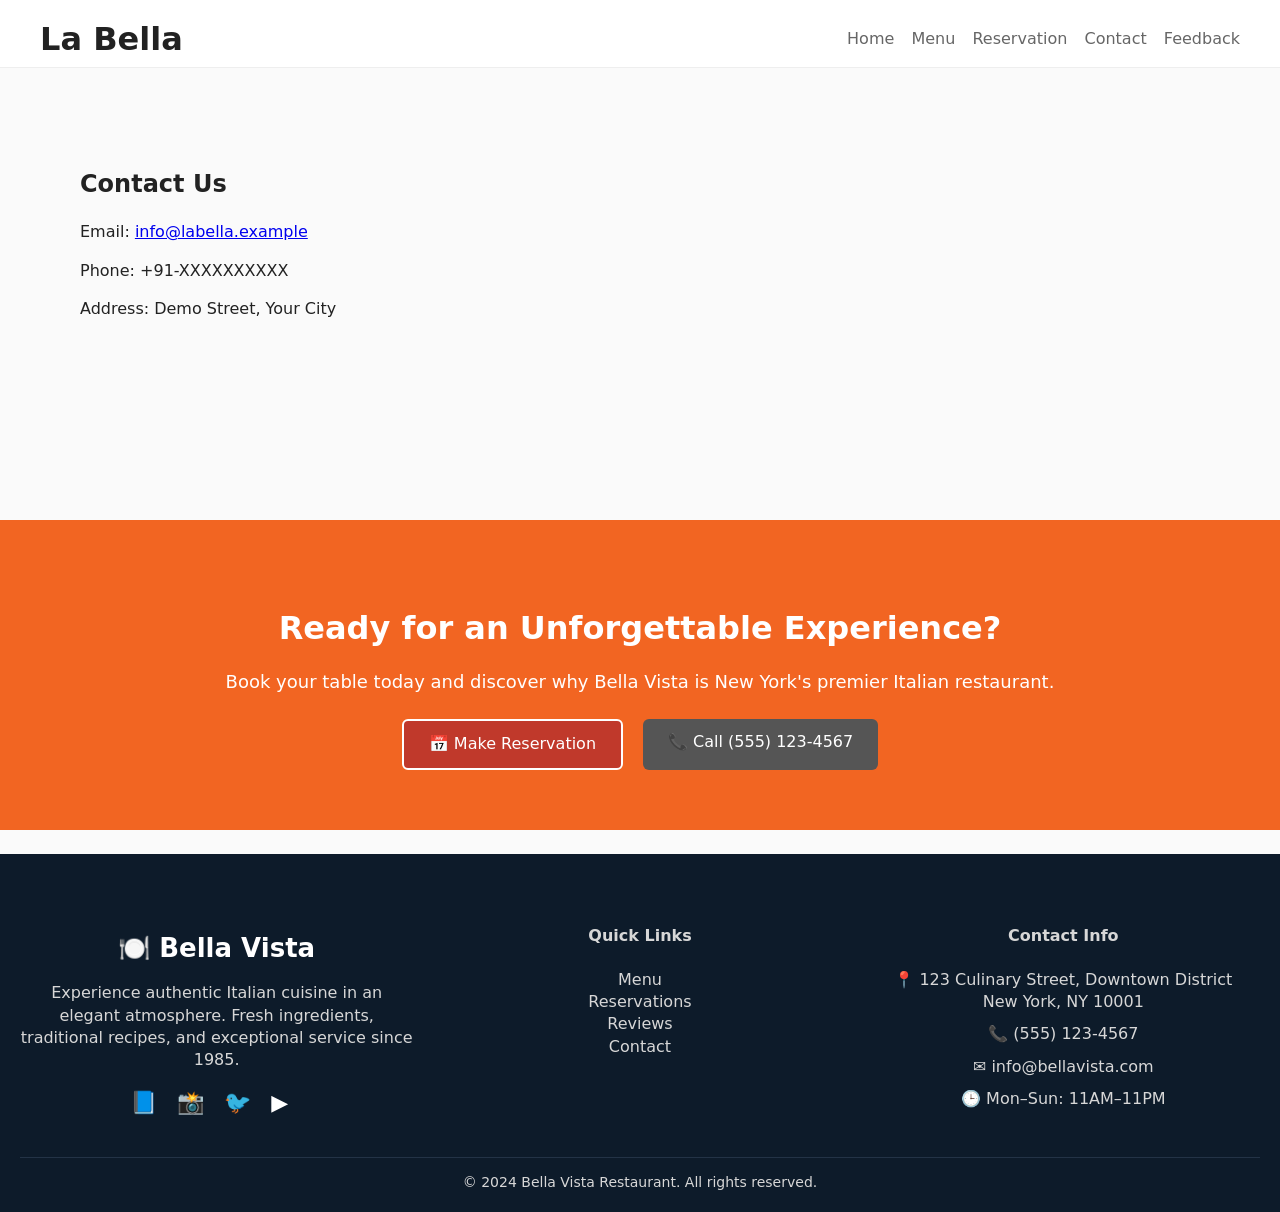
<file: contact.html>
<!doctype html>
<html lang="en">
<head>
  <meta charset="utf-8">
  <title>La Bella — Contact</title>
  <meta name="viewport" content="width=device-width,initial-scale=1">
  <link rel="stylesheet" href="style.css">
</head>
<body>
  <header class="nav">
    <div class="container">
      <h1 class="brand">La Bella</h1>
      <nav>
        <a href="index.html">Home</a>
        <a href="menu.html">Menu</a>
        <a href="reservation.html">Reservation</a>
        <a href="contact.html">Contact</a>
        <a href="feedback.html">Feedback</a>
      </nav>
    </div>
  </header>


  <main class="contact">
    <div class="contact1">
    <h2>Contact Us</h2>
    <p>Email: <a href="mailto:info@labella.example">info@labella.example</a></p>
    <p>Phone: +91-XXXXXXXXXX</p>
    <p>Address: Demo Street, Your City</p>
    </div>
    <div class="contact2" style="margin-top:12px">
          <!-- Embedded map placeholder: replace the src with a Google Maps embed for production -->
          <iframe src="https://www.google.com/maps/embed?pb=!1m18!1m12!1m3!1d2998.079265722164!2d77.16490196628405!3d13.29785374777405!2m3!1f0!2f0!3f0!3m2!1i1024!2i768!4f13.1!3m3!1m2!1s0x3bb02b65f46f90dd%3A0xc18aedf9cff446dc!2sHMS%20INSTITUTE%20OF%20TECHNOLOGY%20(HMSIT%20TUMKUR)!5e1!3m2!1sen!2sin!4v1762912824114!5m2!1sen!2sin" width="400" height="300" style="border:0;" allowfullscreen="" loading="lazy" referrerpolicy="no-referrer-when-downgrade"></iframe> 
        </div>
    
  </main>

<section class="cta-sections">
    <h2>Ready for an Unforgettable Experience?</h2>
    <p>Book your table today and discover why Bella Vista is New York's premier Italian restaurant.</p>

    <div class="cta-buttonss">
        <a href="reservation.html" class="btn btn-outline">📅 Make Reservation</a>
        <a href="tel:5551234567" class="btn btn-dark">📞 Call (555) 123-4567</a>
    </div>
</section>

<footer class="footers">
    <div class="footer-containers">

        <div class="footer-abouts">
            <h3 class="logos">🍽️ Bella Vista</h3>
            <p>
                Experience authentic Italian cuisine in an elegant atmosphere.
                Fresh ingredients, traditional recipes, and exceptional service since 1985.
            </p>

            <div class="social-iconss">
                <a href="#">📘</a>
                <a href="#">📸</a>
                <a href="#">🐦</a>
                <a href="#">▶️</a>
            </div>
        </div>

        <div class="footer-linkss">
            <h4>Quick Links</h4>
            <ul>
                <li><a href="#">Menu</a></li>
                <li><a href="#">Reservations</a></li>
                <li><a href="#">Reviews</a></li>
                <li><a href="#">Contact</a></li>
            </ul>
        </div>

        <div class="footer-contacts">
            <h4>Contact Info</h4>
            <ul>
                <li>📍 123 Culinary Street, Downtown District<br>New York, NY 10001</li>
                <li>📞 (555) 123-4567</li>
                <li>✉️ info@bellavista.com</li>
                <li>🕒 Mon–Sun: 11AM–11PM</li>
            </ul>
        </div>

    </div>

    <div class="footer-bottoms">
        © 2024 Bella Vista Restaurant. All rights reserved.
    </div>
</footer>
</body>

</html>
</file>
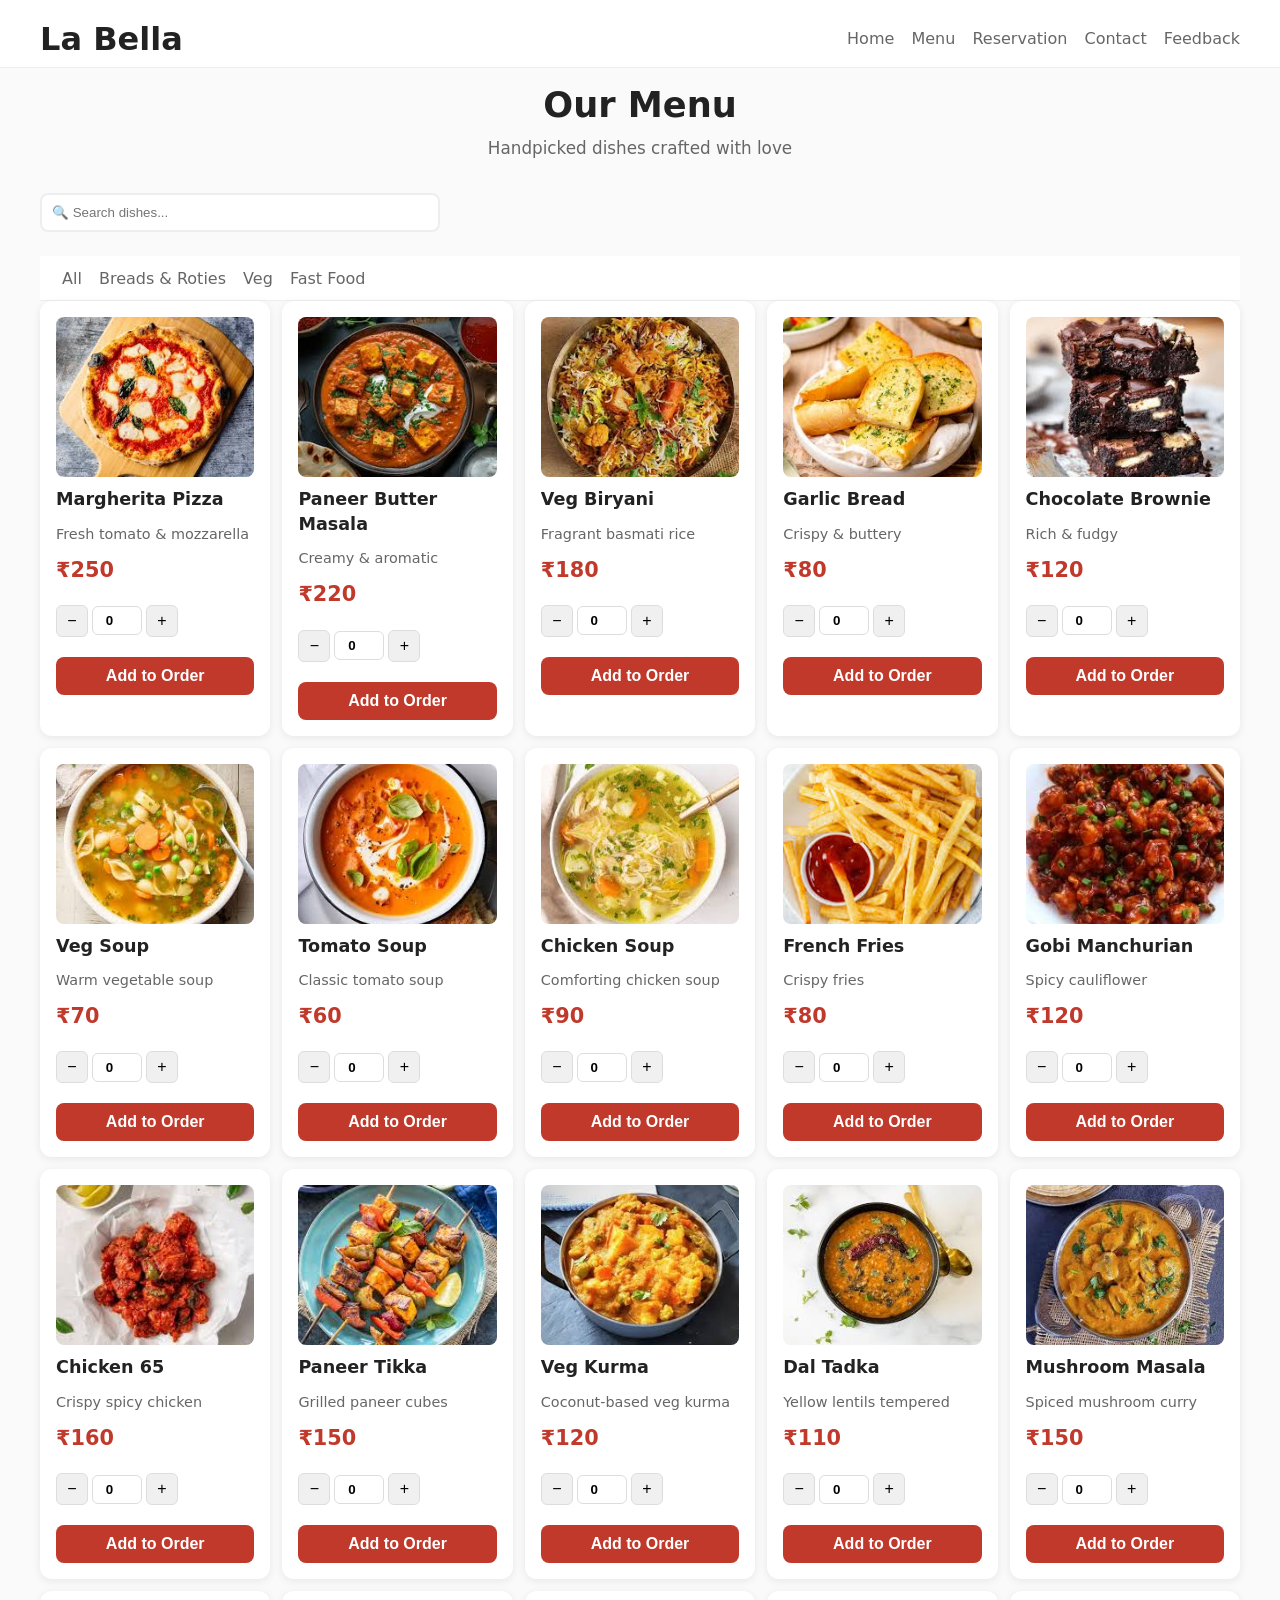
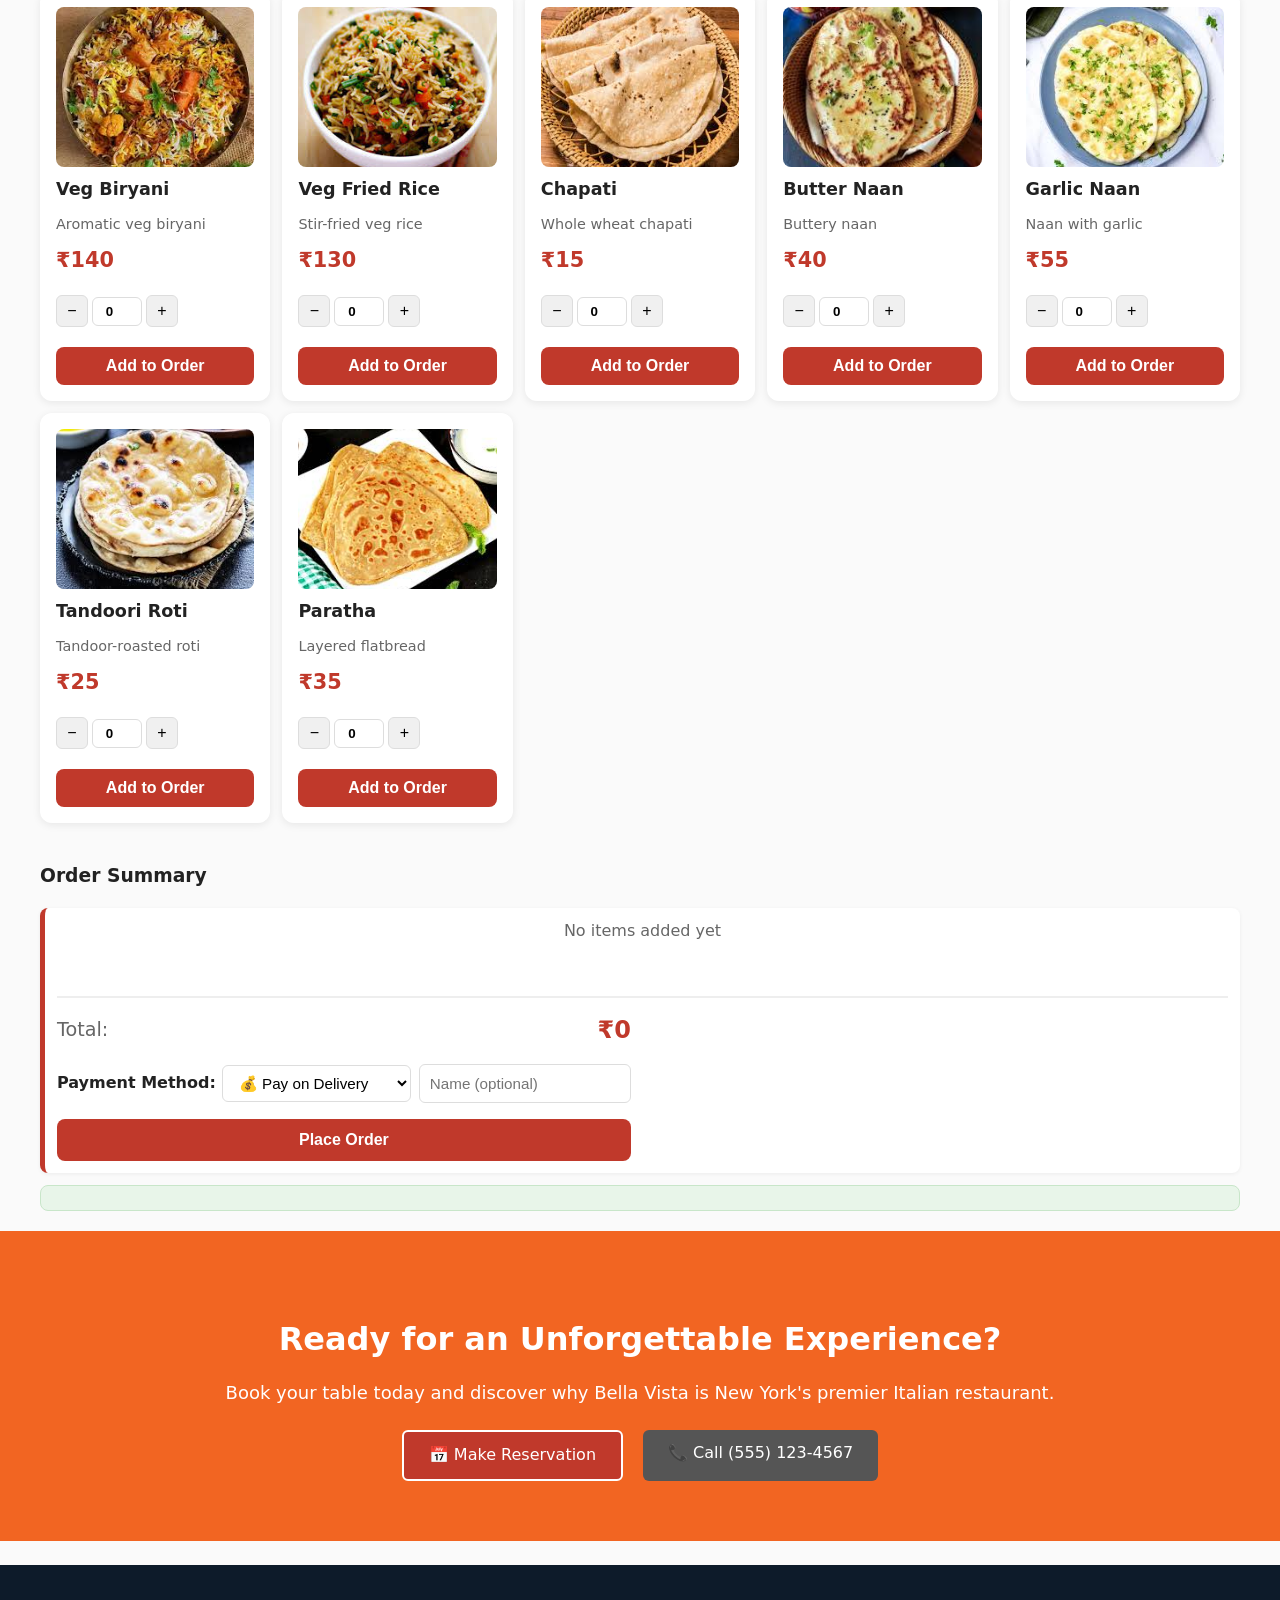
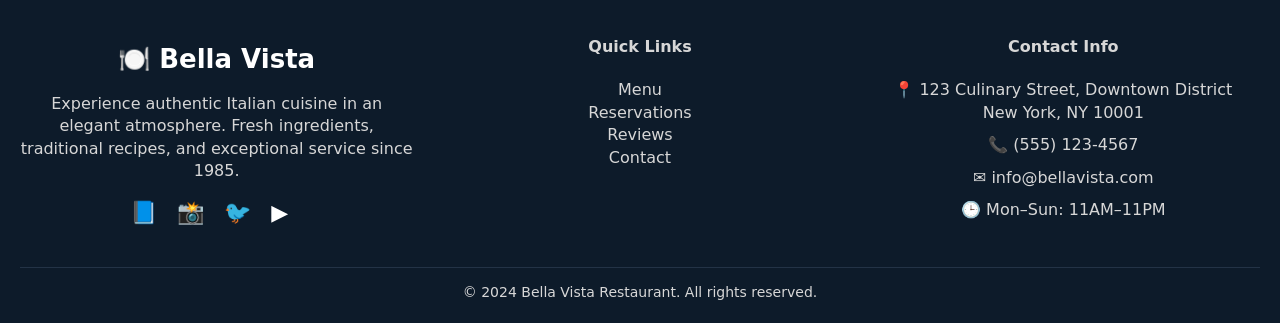
<file: menu.html>
<!doctype html>
<html lang="en">
<head>
  <meta charset="utf-8">
  <title>La Bella — Menu</title>
  <meta name="viewport" content="width=device-width,initial-scale=1">
  <link rel="stylesheet" href="style.css">
  <script src="https://checkout.razorpay.com/v1/checkout.js"></script>
  <style>
    .menu-img-wrap { width:100%; height:160px; overflow:hidden; border-radius:8px; margin-bottom:10px }
    .menu-img { width:100%; height:100%; object-fit:cover; display:block }
    .menu-card { display:flex; flex-direction:column }
  </style>
  
</head>
<body>
  <header class="nav">
    <div class="container">
      <h1 class="brand">La Bella</h1>
      <nav>
        <a href="index.html">Home</a>
        <a href="menu.html">Menu</a>
        <a href="reservation.html">Reservation</a>
        <a href="contact.html">Contact</a>
        <a href="feedback.html">Feedback</a>
       
      </nav>
    </div>
  </header>

  <main class="container">
    <div class="page-header">
      <h2>Our Menu</h2>
      <p>Handpicked dishes crafted with love</p>
    </div>

    <div class="menu-search" style="margin-bottom:24px">
      <input type="text" id="menu-search" placeholder="🔍 Search dishes..." style="width:100%;max-width:400px;padding:10px;border:2px solid #eee;border-radius:8px">
    </div>

    <header class="navs">
    <div class="contain">
      <nav>
        <a href="menu.html">All</a>
        <a href="menu1.html">Breads & Roties</a>
        <a href="menu3.html">Veg</a>
        <a href="menu4.html">Fast Food</a>
      </nav>
    </div>
  </header>


    <div id="menu-list" class="menu-grid"></div>

    <div style="margin-top:40px">
      <h3>Order Summary</h3>
      <div id="order-area" class="order-card">
        <div id="order-items" class="order-items-list"></div>
        <div class="order-footer">
          <div class="order-total">
            <span class="label">Total:</span>
            <span class="amount">₹<span id="order-total">0</span></span>
          </div>
          <div class="payment-section">
            <label class="payment-label">Payment Method:
              <select id="payment-method" class="payment-select">
                <option value="pay_on_delivery">💰 Pay on Delivery</option>
                <option value="card">💳 Pay Now (Online)</option>
              </select>
            </label>
            <input id="card-name" placeholder="Name (optional)" class="card-input">
          </div>
          <button id="place-order" class="btn btn-place-order">Place Order</button>
        </div>
      </div>
      <div id="order-msg" class="order-message" style="margin-top:12px"></div>
    </div>
  </main>
  <section class="cta-sections">
    <h2>Ready for an Unforgettable Experience?</h2>
    <p>Book your table today and discover why Bella Vista is New York's premier Italian restaurant.</p>

    <div class="cta-buttonss">
        <a href="reservation.html" class="btn btn-outline">📅 Make Reservation</a>
        <a href="tel:5551234567" class="btn btn-dark">📞 Call (555) 123-4567</a>
    </div>
</section>

<footer class="footers">
    <div class="footer-containers">

        <div class="footer-abouts">
            <h3 class="logos">🍽️ Bella Vista</h3>
            <p>
                Experience authentic Italian cuisine in an elegant atmosphere.
                Fresh ingredients, traditional recipes, and exceptional service since 1985.
            </p>

            <div class="social-iconss">
                <a href="#">📘</a>
                <a href="#">📸</a>
                <a href="#">🐦</a>
                <a href="#">▶️</a>
            </div>
        </div>

        <div class="footer-linkss">
            <h4>Quick Links</h4>
            <ul>
                <li><a href="#">Menu</a></li>
                <li><a href="#">Reservations</a></li>
                <li><a href="#">Reviews</a></li>
                <li><a href="#">Contact</a></li>
            </ul>
        </div>

        <div class="footer-contacts">
            <h4>Contact Info</h4>
            <ul>
                <li>📍 123 Culinary Street, Downtown District<br>New York, NY 10001</li>
                <li>📞 (555) 123-4567</li>
                <li>✉️ info@bellavista.com</li>
                <li>🕒 Mon–Sun: 11AM–11PM</li>
            </ul>
        </div>

    </div>

    <div class="footer-bottoms">
        © 2024 Bella Vista Restaurant. All rights reserved.
    </div>
</footer>


  <script src="app.js"></script>
  <script>
    const MENU = [
      { id: 1, name: 'Margherita Pizza', price: 250, desc: 'Fresh tomato & mozzarella', img: 'mpiz.jpeg' },
      { id: 2, name: 'Paneer Butter Masala', price: 220, desc: 'Creamy & aromatic', img: 'pbm.jpeg' },
      { id: 3, name: 'Veg Biryani', price: 180, desc: 'Fragrant basmati rice', img: 'vb.jpeg' },
      { id: 4, name: 'Garlic Bread', price: 80, desc: 'Crispy & buttery', img: 'gb.jpeg' },
      { id: 5, name: 'Chocolate Brownie', price: 120, desc: 'Rich & fudgy', img: 'cb.jpeg' },
      { id: 6, name: 'Veg Soup', price: 70, desc: 'Warm vegetable soup', img: 'vs.jpeg' },
      { id: 7, name: 'Tomato Soup', price: 60, desc: 'Classic tomato soup', img: 'ts.jpeg' },
      { id: 8, name: 'Chicken Soup', price: 90, desc: 'Comforting chicken soup', img: 'cs.jpeg' },
      { id: 9, name: 'French Fries', price: 80, desc: 'Crispy fries', img: 'ff.jpeg' },
      { id: 10, name: 'Gobi Manchurian', price: 120, desc: 'Spicy cauliflower', img: 'gm.jpeg' },
      { id: 11, name: 'Chicken 65', price: 160, desc: 'Crispy spicy chicken', img: 'c65.jpeg' },
      { id: 12, name: 'Paneer Tikka', price: 150, desc: 'Grilled paneer cubes', img: 'pt.jpeg' },
      { id: 13, name: 'Veg Kurma', price: 120, desc: 'Coconut-based veg kurma', img: 'vk.jpeg' },
      { id: 14, name: 'Dal Tadka', price: 110, desc: 'Yellow lentils tempered', img: 'dt.jpeg' },
      { id: 15, name: 'Mushroom Masala', price: 150, desc: 'Spiced mushroom curry', img: 'mm.jpeg' },
      { id: 16, name: 'Veg Biryani', price: 140, desc: 'Aromatic veg biryani', img: 'vb.jpeg' },
      { id: 17, name: 'Veg Fried Rice', price: 130, desc: 'Stir-fried veg rice', img: 'vfr.jpeg' },
      { id: 18, name: 'Chapati', price: 15, desc: 'Whole wheat chapati', img: 'c.jpeg' },
      { id: 19, name: 'Butter Naan', price: 40, desc: 'Buttery naan', img: 'bn.jpeg' },
      { id: 20, name: 'Garlic Naan', price: 55, desc: 'Naan with garlic', img: 'gn.jpeg' },
      { id: 21, name: 'Tandoori Roti', price: 25, desc: 'Tandoor-roasted roti', img: 'tr.jpeg' },
      { id: 22, name: 'Paratha', price: 35, desc: 'Layered flatbread', img: 'p.jpeg' }
    ];

    const menuList = document.getElementById('menu-list');
    const searchInput = document.getElementById('menu-search');
    let filteredMenu = [...MENU];

    function renderMenu(items) {
      menuList.innerHTML = '';
      if (items.length === 0) {
        menuList.innerHTML = '<p style="grid-column:1/-1;text-align:center;color:var(--muted)">No dishes found</p>';
        return;
      }
      items.forEach((item, idx) => {
        const card = document.createElement('div');
        card.className = 'menu-card';
        card.style.animationDelay = (idx * 0.05) + 's';
        card.innerHTML = `
          <div class="menu-img-wrap"><img src="${item.img || 'https://via.placeholder.com/600x400?text=Food'}" alt="${item.name}" class="menu-img"></div>
          <div class="menu-card-header">
            <h4>${item.name}</h4>
           
          </div>
          <p class="menu-desc">${item.desc}</p>
          <p class="menu-price">₹${item.price}</p>
          <div class="qty-control">
            <button class="qty-btn qty-minus" data-id="${item.id}">−</button>
            <input type="number" min="0" value="0" id="qty-${item.id}" class="qty-input">
            <button class="qty-btn qty-plus" data-id="${item.id}">+</button>
          </div>
          <button class="btn btn-add" data-id="${item.id}">Add to Order</button>
        `;
        menuList.appendChild(card);
      });
      attachMenuHandlers();
    }

    function attachMenuHandlers() {
      document.querySelectorAll('.qty-plus').forEach(btn => {
        btn.addEventListener('click', (e) => {
          const id = Number(e.target.dataset.id);
          const input = document.getElementById('qty-' + id);
          input.value = Math.max(0, Number(input.value) + 1);
        });
      });
      document.querySelectorAll('.qty-minus').forEach(btn => {
        btn.addEventListener('click', (e) => {
          const id = Number(e.target.dataset.id);
          const input = document.getElementById('qty-' + id);
          input.value = Math.max(0, Number(input.value) - 1);
        });
      });
      document.querySelectorAll('.btn-add').forEach(btn => {
        btn.addEventListener('click', (e) => {
          const id = Number(e.target.dataset.id);
          const qtyEl = document.getElementById('qty-' + id);
          const qty = Number(qtyEl.value) || 0;
          if (qty <= 0) { alert('Select quantity > 0'); return; }
          addToOrder(id, qty);
          qtyEl.value = 0;
        });
      });
    }

    searchInput.addEventListener('input', (e) => {
      const q = e.target.value.toLowerCase();
      filteredMenu = MENU.filter(m => m.name.toLowerCase().includes(q) || m.category.toLowerCase().includes(q));
      renderMenu(filteredMenu);
    });

    window.MENU = MENU;
    window.addToOrder = (id, qty) => window.addToOrderFunction(id, qty);
    renderMenu(MENU);
    initOrdering(MENU);
  </script>
</body>
</html>
</file>
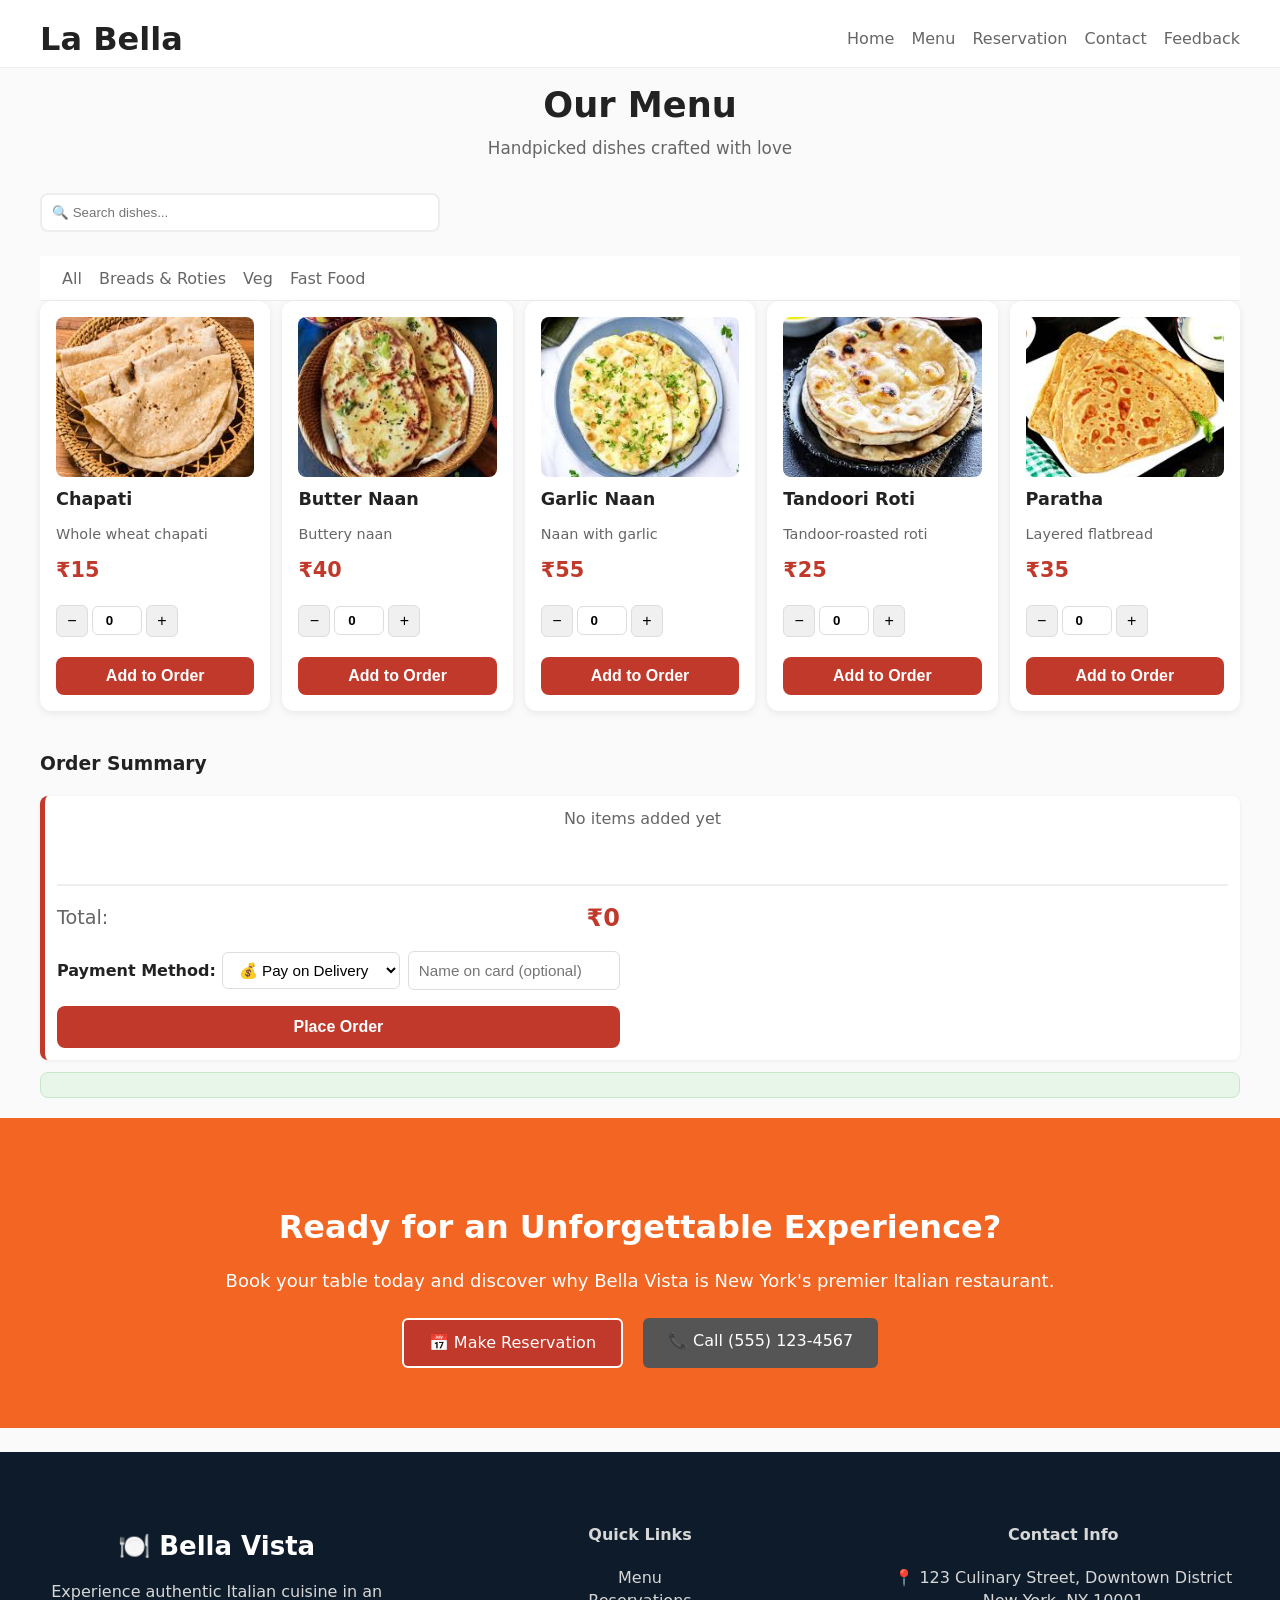
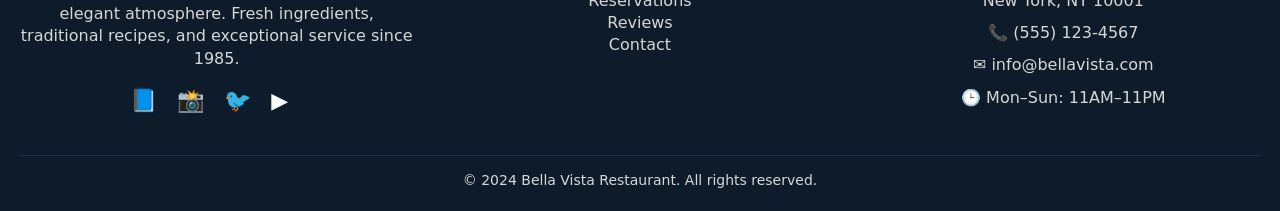
<file: menu1.html>
<!doctype html>
<html lang="en">
<head>
  <meta charset="utf-8">
  <title>La Bella — Menu</title>
  <meta name="viewport" content="width=device-width,initial-scale=1">
  <link rel="stylesheet" href="style.css">
  <style>
    .menu-img-wrap { width:100%; height:160px; overflow:hidden; border-radius:8px; margin-bottom:10px }
    .menu-img { width:100%; height:100%; object-fit:cover; display:block }
    .menu-card { display:flex; flex-direction:column }
  </style>
  
</head>
<body>
  <header class="nav">
    <div class="container">
      <h1 class="brand">La Bella</h1>
      <nav>
        <a href="index.html">Home</a>
        <a href="menu.html">Menu</a>
        <a href="reservation.html">Reservation</a>
        <a href="contact.html">Contact</a>
        <a href="feedback.html">Feedback</a>
      </nav>
    </div>
  </header>

  <main class="container">
    <div class="page-header">
      <h2>Our Menu</h2>
      <p>Handpicked dishes crafted with love</p>
    </div>

    <div class="menu-search" style="margin-bottom:24px">
      <input type="text" id="menu-search" placeholder="🔍 Search dishes..." style="width:100%;max-width:400px;padding:10px;border:2px solid #eee;border-radius:8px">
    </div>

    <header class="navs">
    <div class="contain">
      <nav>
        <a href="menu.html">All</a>
        <a href="menu.html">Breads & Roties</a>
        <a href="menu3.html">Veg</a>
        <a href="menu4.html">Fast Food</a>
      </nav>
    </div>
  </header>


    <div id="menu-list" class="menu-grid"></div>

    <div style="margin-top:40px">
      <h3>Order Summary</h3>
      <div id="order-area" class="order-card">
        <div id="order-items" class="order-items-list"></div>
        <div class="order-footer">
          <div class="order-total">
            <span class="label">Total:</span>
            <span class="amount">₹<span id="order-total">0</span></span>
          </div>
          <div class="payment-section">
            <label class="payment-label">Payment Method:
              <select id="payment-method" class="payment-select">
                <option value="pay_on_delivery">💰 Pay on Delivery</option>
                <option value="card">💳 Pay Now (Card)</option>
              </select>
            </label>
            <input id="card-name" placeholder="Name on card (optional)" class="card-input">
          </div>
          <button id="place-order" class="btn btn-place-order">Place Order</button>
        </div>
      </div>
      <div id="order-msg" class="order-message" style="margin-top:12px"></div>
    </div>
  </main>
  <section class="cta-sections">
    <h2>Ready for an Unforgettable Experience?</h2>
    <p>Book your table today and discover why Bella Vista is New York's premier Italian restaurant.</p>

    <div class="cta-buttonss">
        <a href="reservation.html" class="btn btn-outline">📅 Make Reservation</a>
        <a href="tel:5551234567" class="btn btn-dark">📞 Call (555) 123-4567</a>
    </div>
</section>

<footer class="footers">
    <div class="footer-containers">

        <div class="footer-abouts">
            <h3 class="logos">🍽️ Bella Vista</h3>
            <p>
                Experience authentic Italian cuisine in an elegant atmosphere.
                Fresh ingredients, traditional recipes, and exceptional service since 1985.
            </p>

            <div class="social-iconss">
                <a href="#">📘</a>
                <a href="#">📸</a>
                <a href="#">🐦</a>
                <a href="#">▶️</a>
            </div>
        </div>

        <div class="footer-linkss">
            <h4>Quick Links</h4>
            <ul>
                <li><a href="#">Menu</a></li>
                <li><a href="#">Reservations</a></li>
                <li><a href="#">Reviews</a></li>
                <li><a href="#">Contact</a></li>
            </ul>
        </div>

        <div class="footer-contacts">
            <h4>Contact Info</h4>
            <ul>
                <li>📍 123 Culinary Street, Downtown District<br>New York, NY 10001</li>
                <li>📞 (555) 123-4567</li>
                <li>✉️ info@bellavista.com</li>
                <li>🕒 Mon–Sun: 11AM–11PM</li>
            </ul>
        </div>

    </div>

    <div class="footer-bottoms">
        © 2024 Bella Vista Restaurant. All rights reserved.
    </div>
</footer>


  <script src="app.js"></script>
  <script>
    const MENU = [
      { id: 18, name: 'Chapati', price: 15, desc: 'Whole wheat chapati', img: 'c.jpeg' },
      { id: 19, name: 'Butter Naan', price: 40, desc: 'Buttery naan', img: 'bn.jpeg' },
      { id: 20, name: 'Garlic Naan', price: 55, desc: 'Naan with garlic', img: 'gn.jpeg' },
      { id: 21, name: 'Tandoori Roti', price: 25, desc: 'Tandoor-roasted roti', img: 'tr.jpeg' },
      { id: 22, name: 'Paratha', price: 35, desc: 'Layered flatbread', img: 'p.jpeg' }
    ];

    const menuList = document.getElementById('menu-list');
    const searchInput = document.getElementById('menu-search');
    let filteredMenu = [...MENU];

    function renderMenu(items) {
      menuList.innerHTML = '';
      if (items.length === 0) {
        menuList.innerHTML = '<p style="grid-column:1/-1;text-align:center;color:var(--muted)">No dishes found</p>';
        return;
      }
      items.forEach((item, idx) => {
        const card = document.createElement('div');
        card.className = 'menu-card';
        card.style.animationDelay = (idx * 0.05) + 's';
        card.innerHTML = `
          <div class="menu-img-wrap"><img src="${item.img || 'https://via.placeholder.com/600x400?text=Food'}" alt="${item.name}" class="menu-img"></div>
          <div class="menu-card-header">
            <h4>${item.name}</h4>
           
          </div>
          <p class="menu-desc">${item.desc}</p>
          <p class="menu-price">₹${item.price}</p>
          <div class="qty-control">
            <button class="qty-btn qty-minus" data-id="${item.id}">−</button>
            <input type="number" min="0" value="0" id="qty-${item.id}" class="qty-input">
            <button class="qty-btn qty-plus" data-id="${item.id}">+</button>
          </div>
          <button class="btn btn-add" data-id="${item.id}">Add to Order</button>
        `;
        menuList.appendChild(card);
      });
      attachMenuHandlers();
    }

    function attachMenuHandlers() {
      document.querySelectorAll('.qty-plus').forEach(btn => {
        btn.addEventListener('click', (e) => {
          const id = Number(e.target.dataset.id);
          const input = document.getElementById('qty-' + id);
          input.value = Math.max(0, Number(input.value) + 1);
        });
      });
      document.querySelectorAll('.qty-minus').forEach(btn => {
        btn.addEventListener('click', (e) => {
          const id = Number(e.target.dataset.id);
          const input = document.getElementById('qty-' + id);
          input.value = Math.max(0, Number(input.value) - 1);
        });
      });
      document.querySelectorAll('.btn-add').forEach(btn => {
        btn.addEventListener('click', (e) => {
          const id = Number(e.target.dataset.id);
          const qtyEl = document.getElementById('qty-' + id);
          const qty = Number(qtyEl.value) || 0;
          if (qty <= 0) { alert('Select quantity > 0'); return; }
          addToOrder(id, qty);
          qtyEl.value = 0;
        });
      });
    }

    searchInput.addEventListener('input', (e) => {
      const q = e.target.value.toLowerCase();
      filteredMenu = MENU.filter(m => m.name.toLowerCase().includes(q) || m.category.toLowerCase().includes(q));
      renderMenu(filteredMenu);
    });

    window.MENU = MENU;
    window.addToOrder = (id, qty) => window.addToOrderFunction(id, qty);
    renderMenu(MENU);
    initOrdering(MENU);
  </script>
</body>
</html>
</file>
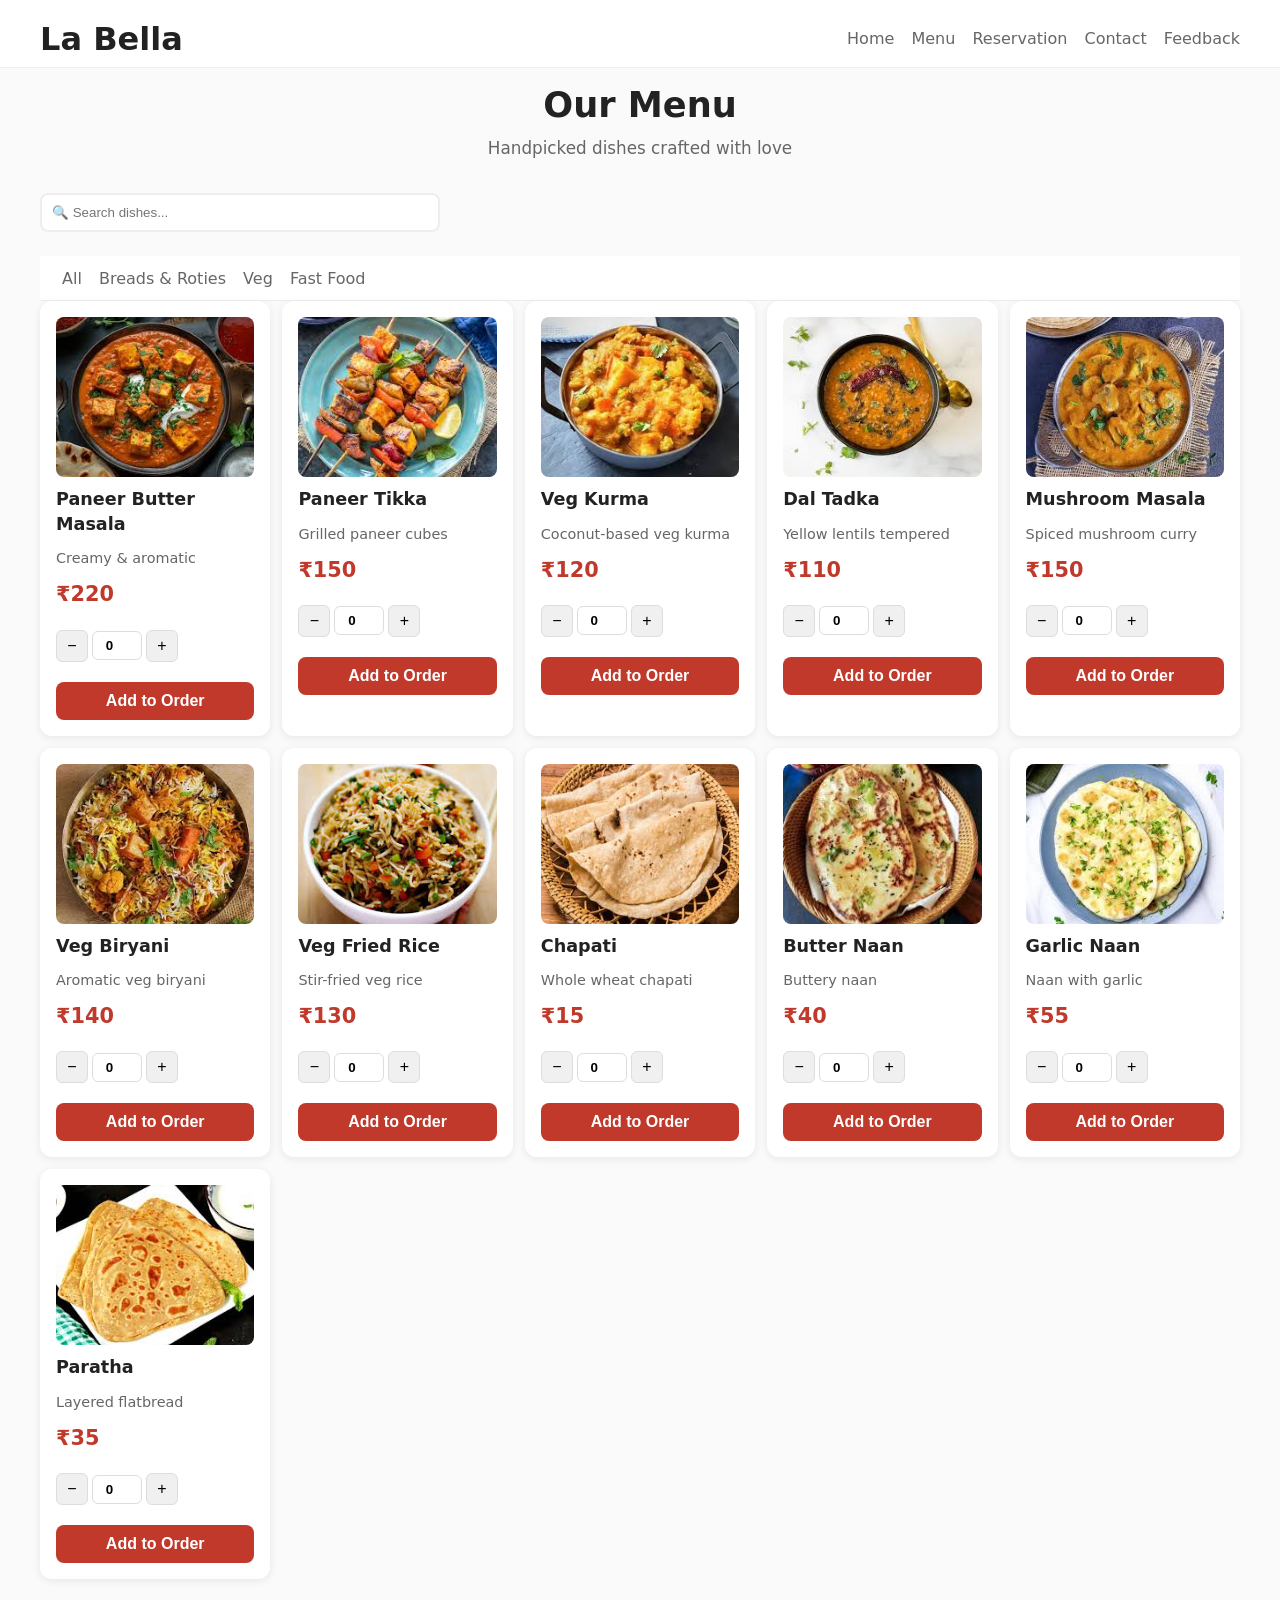
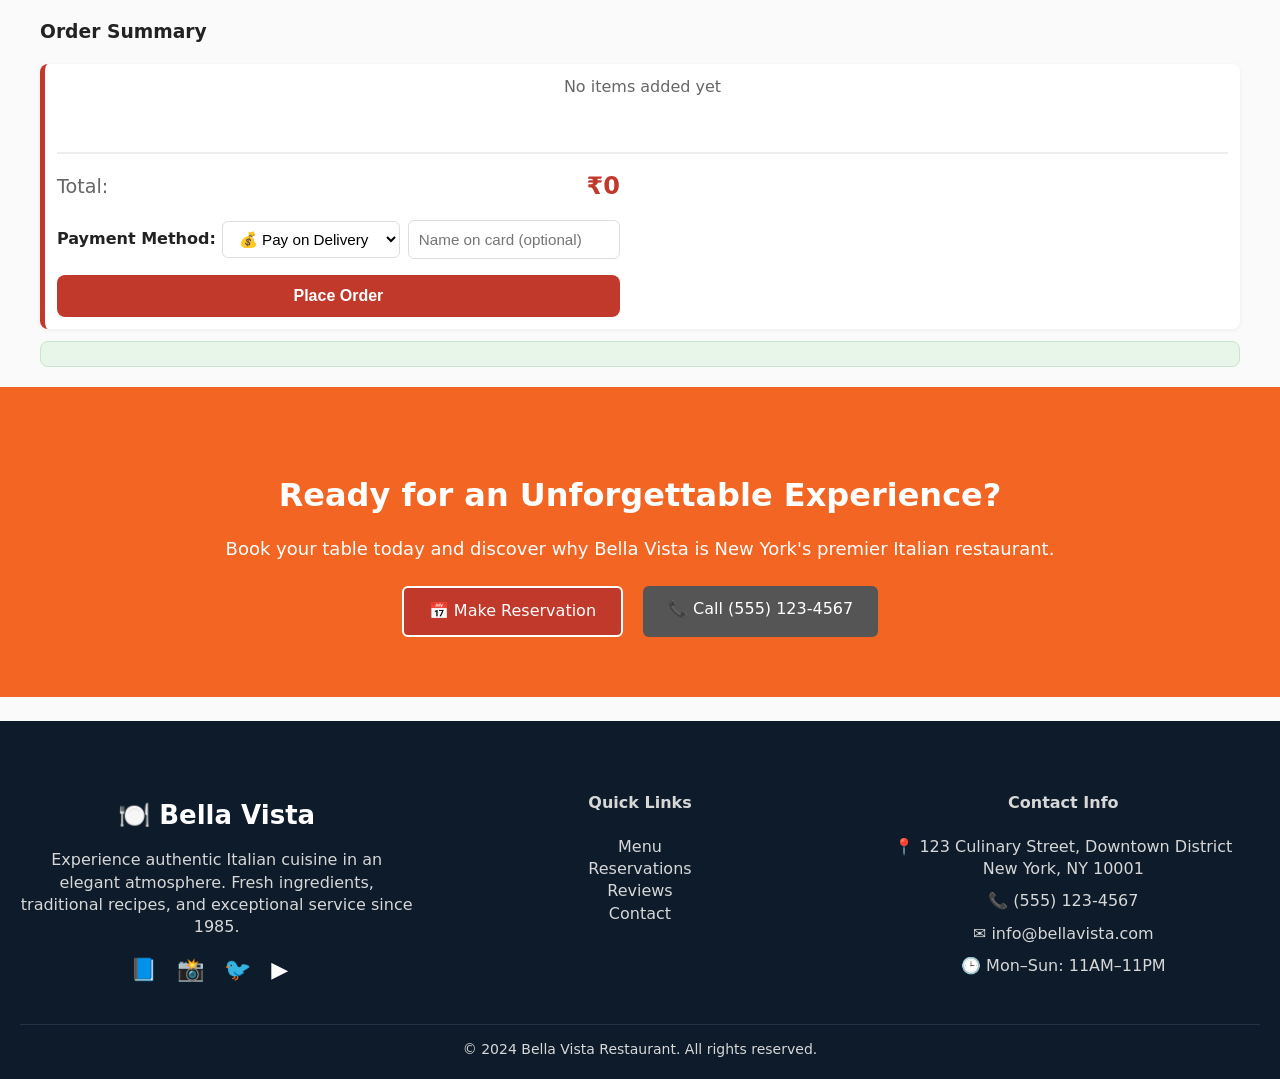
<file: menu3.html>
<!doctype html>
<html lang="en">
<head>
  <meta charset="utf-8">
  <title>La Bella — Menu</title>
  <meta name="viewport" content="width=device-width,initial-scale=1">
  <link rel="stylesheet" href="style.css">
  <style>
    .menu-img-wrap { width:100%; height:160px; overflow:hidden; border-radius:8px; margin-bottom:10px }
    .menu-img { width:100%; height:100%; object-fit:cover; display:block }
    .menu-card { display:flex; flex-direction:column }
  </style>
  
</head>
<body>
  <header class="nav">
    <div class="container">
      <h1 class="brand">La Bella</h1>
      <nav>
        <a href="index.html">Home</a>
        <a href="menu.html">Menu</a>
        <a href="reservation.html">Reservation</a>
        <a href="contact.html">Contact</a>
       <a href="feedback.html">Feedback</a>
      </nav>
    </div>
  </header>

  <main class="container">
    <div class="page-header">
      <h2>Our Menu</h2>
      <p>Handpicked dishes crafted with love</p>
    </div>

    <div class="menu-search" style="margin-bottom:24px">
      <input type="text" id="menu-search" placeholder="🔍 Search dishes..." style="width:100%;max-width:400px;padding:10px;border:2px solid #eee;border-radius:8px">
    </div>

    <header class="navs">
    <div class="contain">
      <nav>
        <a href="menu.html">All</a>
        <a href="menu1.html">Breads & Roties</a>
        <a href="menu3.html">Veg</a>
        <a href="menu4.html">Fast Food</a>
      </nav>
    </div>
  </header>


    <div id="menu-list" class="menu-grid"></div>

    <div style="margin-top:40px">
      <h3>Order Summary</h3>
      <div id="order-area" class="order-card">
        <div id="order-items" class="order-items-list"></div>
        <div class="order-footer">
          <div class="order-total">
            <span class="label">Total:</span>
            <span class="amount">₹<span id="order-total">0</span></span>
          </div>
          <div class="payment-section">
            <label class="payment-label">Payment Method:
              <select id="payment-method" class="payment-select">
                <option value="pay_on_delivery">💰 Pay on Delivery</option>
                <option value="card">💳 Pay Now (Card)</option>
              </select>
            </label>
            <input id="card-name" placeholder="Name on card (optional)" class="card-input">
          </div>
          <button id="place-order" class="btn btn-place-order">Place Order</button>
        </div>
      </div>
      <div id="order-msg" class="order-message" style="margin-top:12px"></div>
    </div>
  </main>
  <section class="cta-sections">
    <h2>Ready for an Unforgettable Experience?</h2>
    <p>Book your table today and discover why Bella Vista is New York's premier Italian restaurant.</p>

    <div class="cta-buttonss">
        <a href="reservation.html" class="btn btn-outline">📅 Make Reservation</a>
        <a href="tel:5551234567" class="btn btn-dark">📞 Call (555) 123-4567</a>
    </div>
</section>

<footer class="footers">
    <div class="footer-containers">

        <div class="footer-abouts">
            <h3 class="logos">🍽️ Bella Vista</h3>
            <p>
                Experience authentic Italian cuisine in an elegant atmosphere.
                Fresh ingredients, traditional recipes, and exceptional service since 1985.
            </p>

            <div class="social-iconss">
                <a href="#">📘</a>
                <a href="#">📸</a>
                <a href="#">🐦</a>
                <a href="#">▶️</a>
            </div>
        </div>

        <div class="footer-linkss">
            <h4>Quick Links</h4>
            <ul>
                <li><a href="#">Menu</a></li>
                <li><a href="#">Reservations</a></li>
                <li><a href="#">Reviews</a></li>
                <li><a href="#">Contact</a></li>
            </ul>
        </div>

        <div class="footer-contacts">
            <h4>Contact Info</h4>
            <ul>
                <li>📍 123 Culinary Street, Downtown District<br>New York, NY 10001</li>
                <li>📞 (555) 123-4567</li>
                <li>✉️ info@bellavista.com</li>
                <li>🕒 Mon–Sun: 11AM–11PM</li>
            </ul>
        </div>

    </div>

    <div class="footer-bottoms">
        © 2024 Bella Vista Restaurant. All rights reserved.
    </div>
</footer>


  <script src="app.js"></script>
  <script>
    const MENU = [
      { id: 2, name: 'Paneer Butter Masala', price: 220, desc: 'Creamy & aromatic', img: 'pbm.jpeg' },
      { id: 12, name: 'Paneer Tikka', price: 150, desc: 'Grilled paneer cubes', img: 'pt.jpeg' },
      { id: 13, name: 'Veg Kurma', price: 120, desc: 'Coconut-based veg kurma', img: 'vk.jpeg' },
      { id: 14, name: 'Dal Tadka', price: 110, desc: 'Yellow lentils tempered', img: 'dt.jpeg' },
      { id: 15, name: 'Mushroom Masala', price: 150, desc: 'Spiced mushroom curry', img: 'mm.jpeg' },
      { id: 16, name: 'Veg Biryani', price: 140, desc: 'Aromatic veg biryani', img: 'vb.jpeg' },
      { id: 17, name: 'Veg Fried Rice', price: 130, desc: 'Stir-fried veg rice', img: 'vfr.jpeg' },
      { id: 18, name: 'Chapati', price: 15, desc: 'Whole wheat chapati', img: 'c.jpeg' },
      { id: 19, name: 'Butter Naan', price: 40, desc: 'Buttery naan', img: 'bn.jpeg' },
      { id: 20, name: 'Garlic Naan', price: 55, desc: 'Naan with garlic', img: 'gn.jpeg' },
      { id: 22, name: 'Paratha', price: 35, desc: 'Layered flatbread', img: 'p.jpeg' }
    ];

    const menuList = document.getElementById('menu-list');
    const searchInput = document.getElementById('menu-search');
    let filteredMenu = [...MENU];

    function renderMenu(items) {
      menuList.innerHTML = '';
      if (items.length === 0) {
        menuList.innerHTML = '<p style="grid-column:1/-1;text-align:center;color:var(--muted)">No dishes found</p>';
        return;
      }
      items.forEach((item, idx) => {
        const card = document.createElement('div');
        card.className = 'menu-card';
        card.style.animationDelay = (idx * 0.05) + 's';
        card.innerHTML = `
          <div class="menu-img-wrap"><img src="${item.img || 'https://via.placeholder.com/600x400?text=Food'}" alt="${item.name}" class="menu-img"></div>
          <div class="menu-card-header">
            <h4>${item.name}</h4>
           
          </div>
          <p class="menu-desc">${item.desc}</p>
          <p class="menu-price">₹${item.price}</p>
          <div class="qty-control">
            <button class="qty-btn qty-minus" data-id="${item.id}">−</button>
            <input type="number" min="0" value="0" id="qty-${item.id}" class="qty-input">
            <button class="qty-btn qty-plus" data-id="${item.id}">+</button>
          </div>
          <button class="btn btn-add" data-id="${item.id}">Add to Order</button>
        `;
        menuList.appendChild(card);
      });
      attachMenuHandlers();
    }

    function attachMenuHandlers() {
      document.querySelectorAll('.qty-plus').forEach(btn => {
        btn.addEventListener('click', (e) => {
          const id = Number(e.target.dataset.id);
          const input = document.getElementById('qty-' + id);
          input.value = Math.max(0, Number(input.value) + 1);
        });
      });
      document.querySelectorAll('.qty-minus').forEach(btn => {
        btn.addEventListener('click', (e) => {
          const id = Number(e.target.dataset.id);
          const input = document.getElementById('qty-' + id);
          input.value = Math.max(0, Number(input.value) - 1);
        });
      });
      document.querySelectorAll('.btn-add').forEach(btn => {
        btn.addEventListener('click', (e) => {
          const id = Number(e.target.dataset.id);
          const qtyEl = document.getElementById('qty-' + id);
          const qty = Number(qtyEl.value) || 0;
          if (qty <= 0) { alert('Select quantity > 0'); return; }
          addToOrder(id, qty);
          qtyEl.value = 0;
        });
      });
    }

    searchInput.addEventListener('input', (e) => {
      const q = e.target.value.toLowerCase();
      filteredMenu = MENU.filter(m => m.name.toLowerCase().includes(q) || m.category.toLowerCase().includes(q));
      renderMenu(filteredMenu);
    });

    window.MENU = MENU;
    window.addToOrder = (id, qty) => window.addToOrderFunction(id, qty);
    renderMenu(MENU);
    initOrdering(MENU);
  </script>
</body>
</html>
</file>
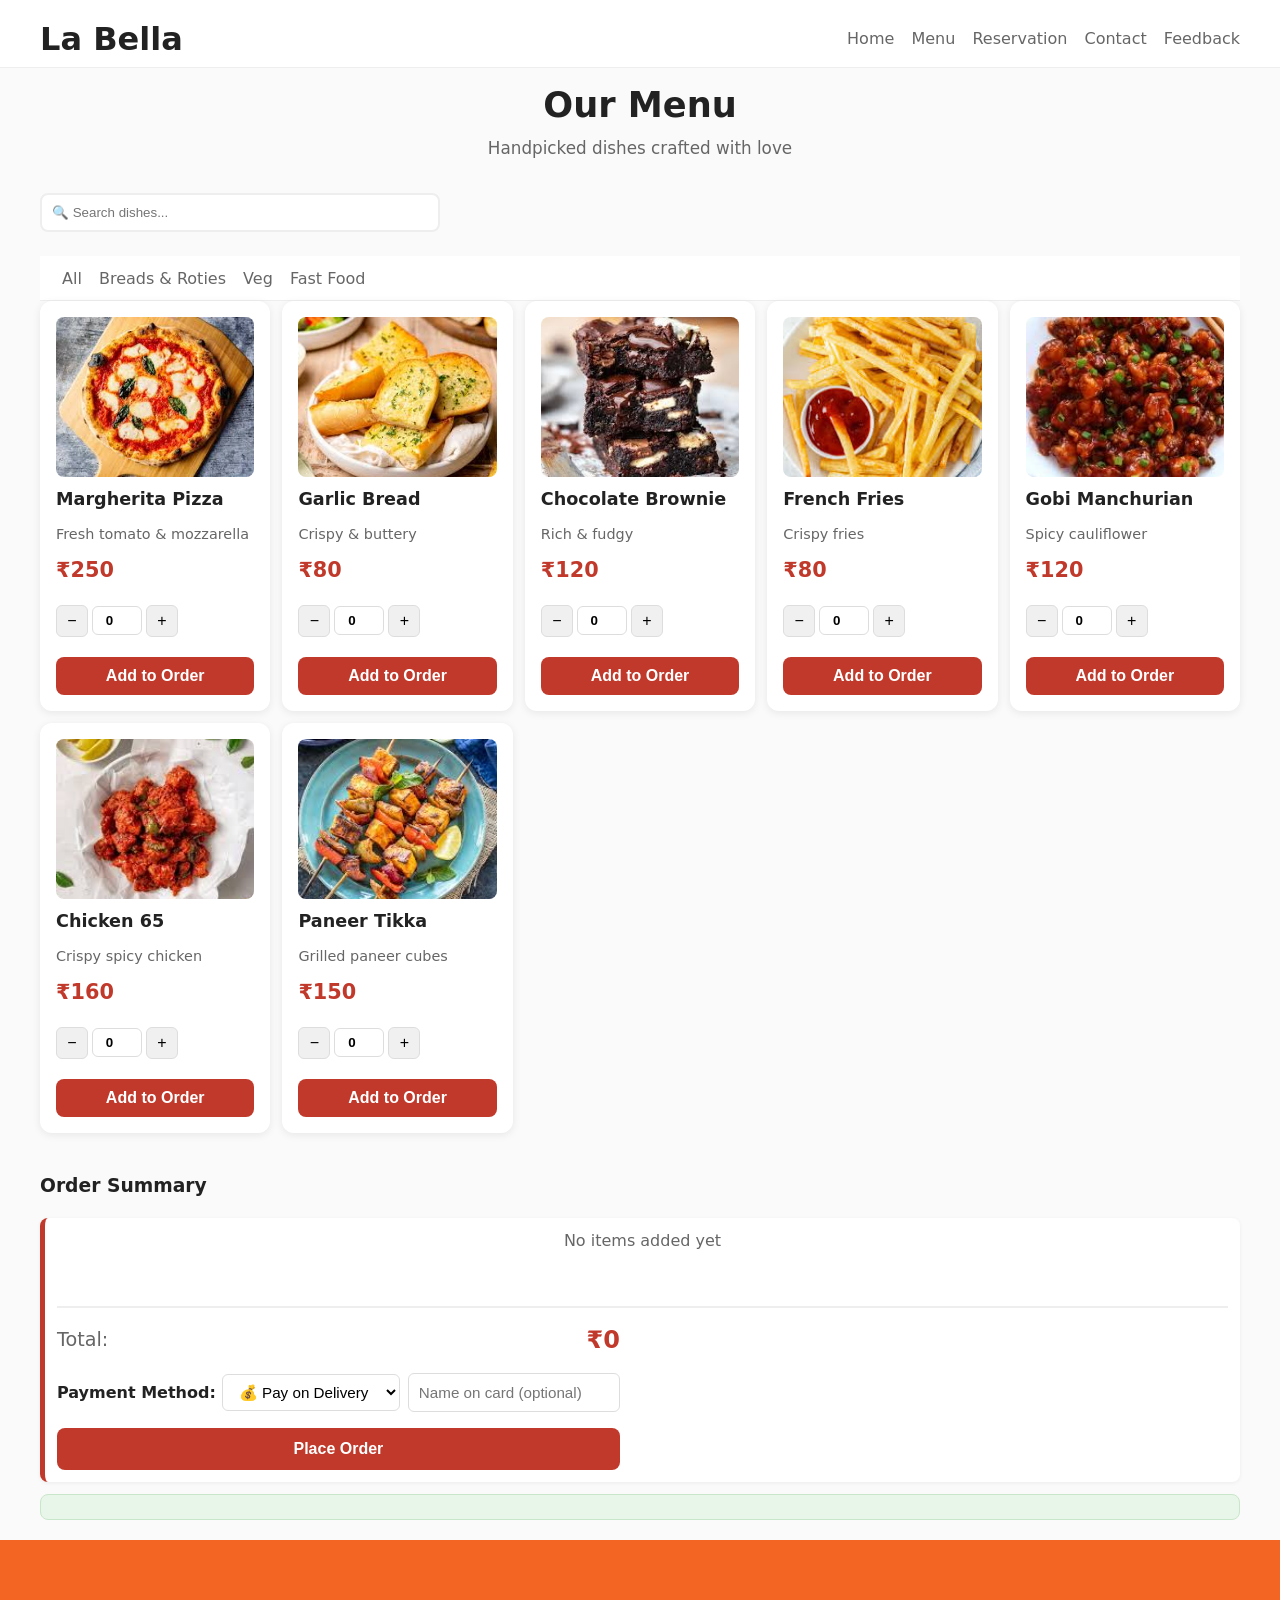
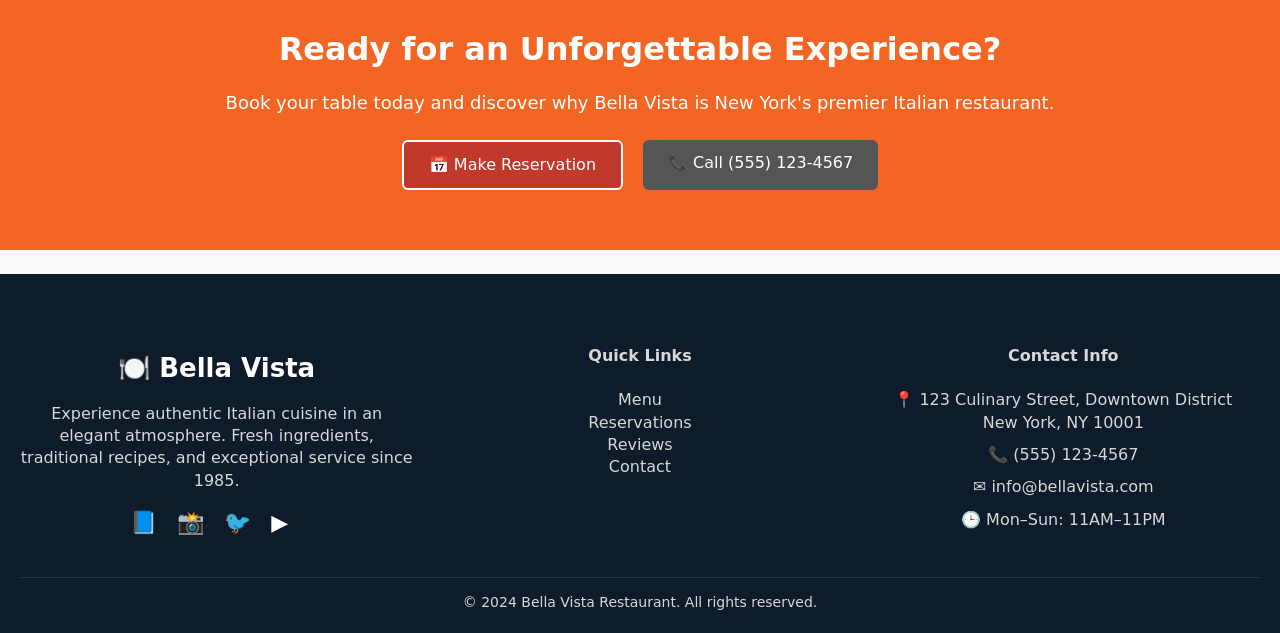
<file: menu4.html>
<!doctype html>
<html lang="en">
<head>
  <meta charset="utf-8">
  <title>La Bella — Menu</title>
  <meta name="viewport" content="width=device-width,initial-scale=1">
  <link rel="stylesheet" href="style.css">
  <style>
    .menu-img-wrap { width:100%; height:160px; overflow:hidden; border-radius:8px; margin-bottom:10px }
    .menu-img { width:100%; height:100%; object-fit:cover; display:block }
    .menu-card { display:flex; flex-direction:column }
  </style>
  
</head>
<body>
  <header class="nav">
    <div class="container">
      <h1 class="brand">La Bella</h1>
      <nav>
        <a href="index.html">Home</a>
        <a href="menu.html">Menu</a>
        <a href="reservation.html">Reservation</a>
        <a href="contact.html">Contact</a>
       <a href="feedback.html">Feedback</a>
      </nav>
    </div>
  </header>

  <main class="container">
    <div class="page-header">
      <h2>Our Menu</h2>
      <p>Handpicked dishes crafted with love</p>
    </div>

    <div class="menu-search" style="margin-bottom:24px">
      <input type="text" id="menu-search" placeholder="🔍 Search dishes..." style="width:100%;max-width:400px;padding:10px;border:2px solid #eee;border-radius:8px">
    </div>

    <header class="navs">
    <div class="contain">
      <nav>
        <a href="menu.html">All</a>
        <a href="menu1.html">Breads & Roties</a>
        <a href="menu3.html">Veg</a>
        <a href="menu4.html">Fast Food</a>
      </nav>
    </div>
  </header>


    <div id="menu-list" class="menu-grid"></div>

    <div style="margin-top:40px">
      <h3>Order Summary</h3>
      <div id="order-area" class="order-card">
        <div id="order-items" class="order-items-list"></div>
        <div class="order-footer">
          <div class="order-total">
            <span class="label">Total:</span>
            <span class="amount">₹<span id="order-total">0</span></span>
          </div>
          <div class="payment-section">
            <label class="payment-label">Payment Method:
              <select id="payment-method" class="payment-select">
                <option value="pay_on_delivery">💰 Pay on Delivery</option>
                <option value="card">💳 Pay Now (Card)</option>
              </select>
            </label>
            <input id="card-name" placeholder="Name on card (optional)" class="card-input">
          </div>
          <button id="place-order" class="btn btn-place-order">Place Order</button>
        </div>
      </div>
      <div id="order-msg" class="order-message" style="margin-top:12px"></div>
    </div>
  </main>
  <section class="cta-sections">
    <h2>Ready for an Unforgettable Experience?</h2>
    <p>Book your table today and discover why Bella Vista is New York's premier Italian restaurant.</p>

    <div class="cta-buttonss">
        <a href="reservation.html" class="btn btn-outline">📅 Make Reservation</a>
        <a href="tel:5551234567" class="btn btn-dark">📞 Call (555) 123-4567</a>
    </div>
</section>

<footer class="footers">
    <div class="footer-containers">

        <div class="footer-abouts">
            <h3 class="logos">🍽️ Bella Vista</h3>
            <p>
                Experience authentic Italian cuisine in an elegant atmosphere.
                Fresh ingredients, traditional recipes, and exceptional service since 1985.
            </p>

            <div class="social-iconss">
                <a href="#">📘</a>
                <a href="#">📸</a>
                <a href="#">🐦</a>
                <a href="#">▶️</a>
            </div>
        </div>

        <div class="footer-linkss">
            <h4>Quick Links</h4>
            <ul>
                <li><a href="#">Menu</a></li>
                <li><a href="#">Reservations</a></li>
                <li><a href="#">Reviews</a></li>
                <li><a href="#">Contact</a></li>
            </ul>
        </div>

        <div class="footer-contacts">
            <h4>Contact Info</h4>
            <ul>
                <li>📍 123 Culinary Street, Downtown District<br>New York, NY 10001</li>
                <li>📞 (555) 123-4567</li>
                <li>✉️ info@bellavista.com</li>
                <li>🕒 Mon–Sun: 11AM–11PM</li>
            </ul>
        </div>

    </div>

    <div class="footer-bottoms">
        © 2024 Bella Vista Restaurant. All rights reserved.
    </div>
</footer>


  <script src="app.js"></script>
  <script>
    const MENU = [
      { id: 1, name: 'Margherita Pizza', price: 250, desc: 'Fresh tomato & mozzarella', img: 'mpiz.jpeg' },
      { id: 4, name: 'Garlic Bread', price: 80, desc: 'Crispy & buttery', img: 'gb.jpeg' },
      { id: 5, name: 'Chocolate Brownie', price: 120, desc: 'Rich & fudgy', img: 'cb.jpeg' },
      { id: 9, name: 'French Fries', price: 80, desc: 'Crispy fries', img: 'ff.jpeg' },
      { id: 10, name: 'Gobi Manchurian', price: 120, desc: 'Spicy cauliflower', img: 'gm.jpeg' },
      { id: 11, name: 'Chicken 65', price: 160, desc: 'Crispy spicy chicken', img: 'c65.jpeg' },
      { id: 12, name: 'Paneer Tikka', price: 150, desc: 'Grilled paneer cubes', img: 'pt.jpeg' }
    ];

    const menuList = document.getElementById('menu-list');
    const searchInput = document.getElementById('menu-search');
    let filteredMenu = [...MENU];

    function renderMenu(items) {
      menuList.innerHTML = '';
      if (items.length === 0) {
        menuList.innerHTML = '<p style="grid-column:1/-1;text-align:center;color:var(--muted)">No dishes found</p>';
        return;
      }
      items.forEach((item, idx) => {
        const card = document.createElement('div');
        card.className = 'menu-card';
        card.style.animationDelay = (idx * 0.05) + 's';
        card.innerHTML = `
          <div class="menu-img-wrap"><img src="${item.img || 'https://via.placeholder.com/600x400?text=Food'}" alt="${item.name}" class="menu-img"></div>
          <div class="menu-card-header">
            <h4>${item.name}</h4>
           
          </div>
          <p class="menu-desc">${item.desc}</p>
          <p class="menu-price">₹${item.price}</p>
          <div class="qty-control">
            <button class="qty-btn qty-minus" data-id="${item.id}">−</button>
            <input type="number" min="0" value="0" id="qty-${item.id}" class="qty-input">
            <button class="qty-btn qty-plus" data-id="${item.id}">+</button>
          </div>
          <button class="btn btn-add" data-id="${item.id}">Add to Order</button>
        `;
        menuList.appendChild(card);
      });
      attachMenuHandlers();
    }

    function attachMenuHandlers() {
      document.querySelectorAll('.qty-plus').forEach(btn => {
        btn.addEventListener('click', (e) => {
          const id = Number(e.target.dataset.id);
          const input = document.getElementById('qty-' + id);
          input.value = Math.max(0, Number(input.value) + 1);
        });
      });
      document.querySelectorAll('.qty-minus').forEach(btn => {
        btn.addEventListener('click', (e) => {
          const id = Number(e.target.dataset.id);
          const input = document.getElementById('qty-' + id);
          input.value = Math.max(0, Number(input.value) - 1);
        });
      });
      document.querySelectorAll('.btn-add').forEach(btn => {
        btn.addEventListener('click', (e) => {
          const id = Number(e.target.dataset.id);
          const qtyEl = document.getElementById('qty-' + id);
          const qty = Number(qtyEl.value) || 0;
          if (qty <= 0) { alert('Select quantity > 0'); return; }
          addToOrder(id, qty);
          qtyEl.value = 0;
        });
      });
    }

    searchInput.addEventListener('input', (e) => {
      const q = e.target.value.toLowerCase();
      filteredMenu = MENU.filter(m => m.name.toLowerCase().includes(q) || m.category.toLowerCase().includes(q));
      renderMenu(filteredMenu);
    });

    window.MENU = MENU;
    window.addToOrder = (id, qty) => window.addToOrderFunction(id, qty);
    renderMenu(MENU);
    initOrdering(MENU);
  </script>
</body>
</html>
</file>
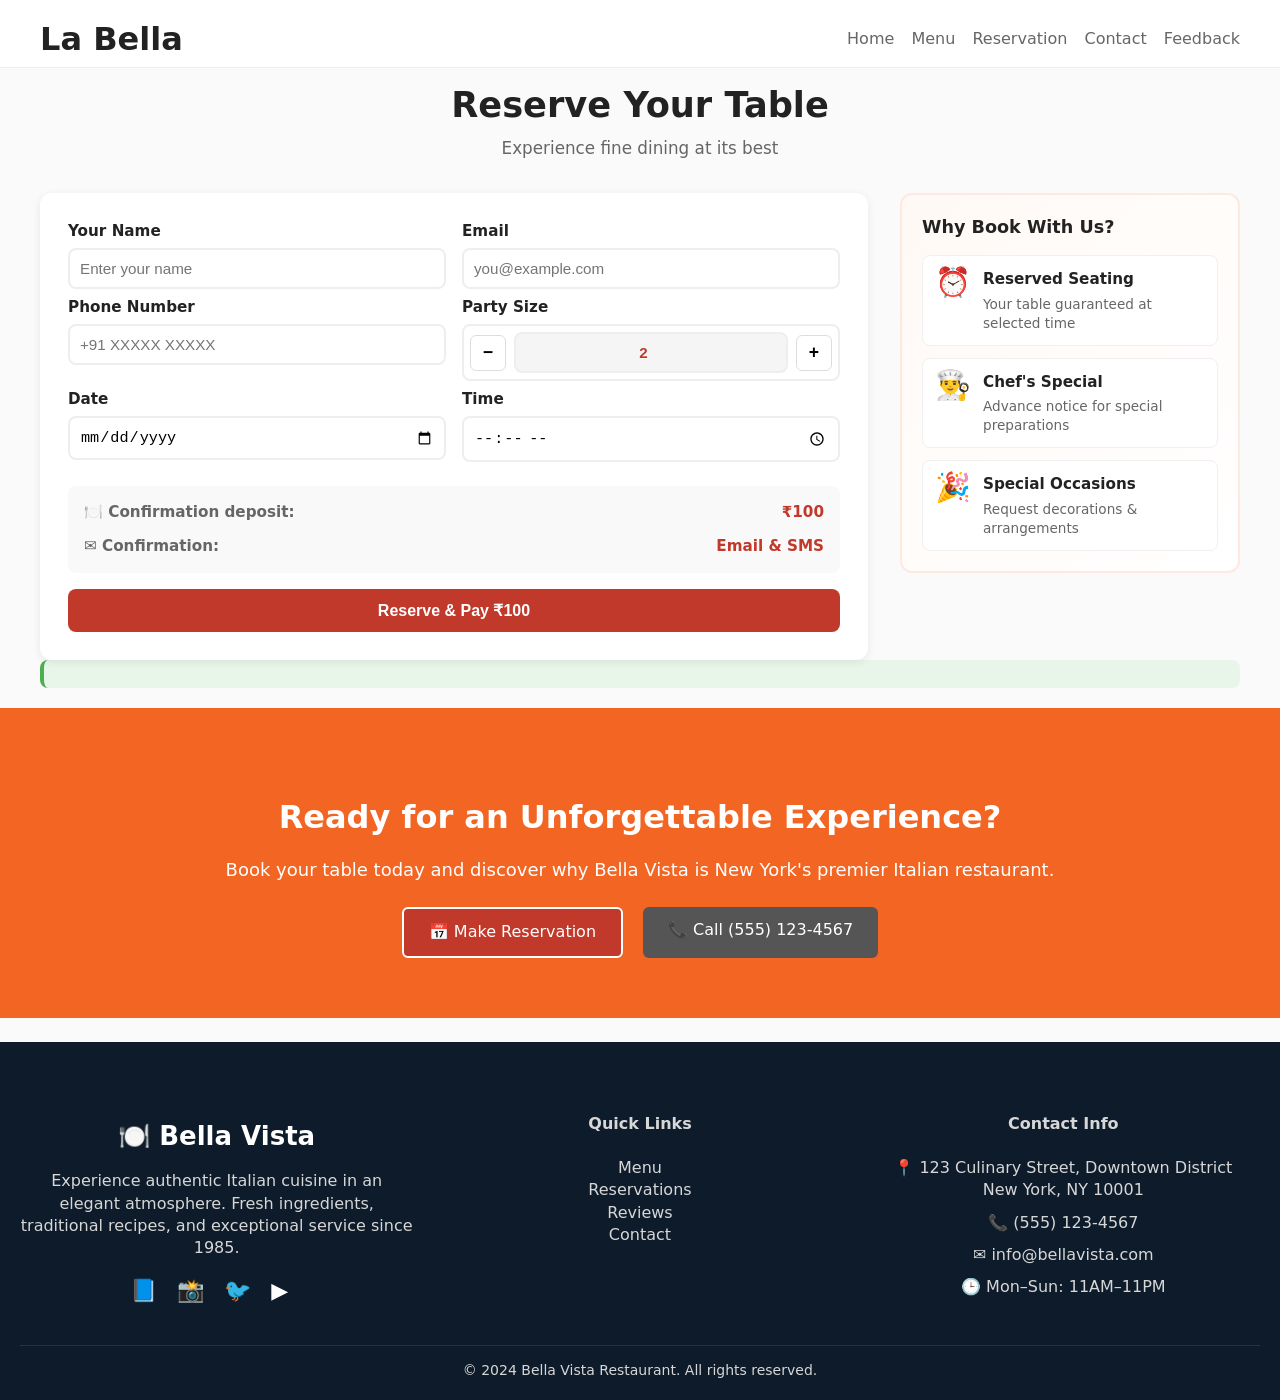
<file: reservation.html>
<!doctype html>
<html lang="en">
<head>
  <meta charset="utf-8">
  <title>La Bella — Reservation</title>
  <meta name="viewport" content="width=device-width,initial-scale=1">
  <link rel="stylesheet" href="style.css">
</head>
<body>
  <header class="nav">
    <div class="container">
      <h1 class="brand">La Bella</h1>
      <nav>
        <a href="index.html">Home</a>
        <a href="menu.html">Menu</a>
        <a href="reservation.html">Reservation</a>
        <a href="contact.html">Contact</a>
        <a href="feedback.html">Feedback</a>
      </nav>
    </div>
  </header>

  <main class="container">
    <div class="page-header">
      <h2>Reserve Your Table</h2>
      <p>Experience fine dining at its best</p>
    </div>

    <div class="reservation-container">
      <form id="reservation-form" class="form reservation-form">
        <div class="form-row">
          <label class="form-group">
            <span>Your Name</span>
            <input name="name" placeholder="Enter your name" required>
          </label>
          <label class="form-group">
            <span>Email</span>
            <input name="email" type="email" placeholder="you@example.com">
          </label>
        </div>

        <div class="form-row">
          <label class="form-group">
            <span>Phone Number</span>
            <input name="phone" placeholder="+91 XXXXX XXXXX" required>
          </label>
          <label class="form-group">
            <span>Party Size</span>
            <div class="party-selector">
              <button type="button" class="party-btn party-minus" data-target="people">−</button>
              <input name="people" type="number" min="1" max="20" value="2" readonly class="party-input">
              <button type="button" class="party-btn party-plus" data-target="people">+</button>
            </div>
          </label>
        </div>

        <div class="form-row">
          <label class="form-group">
            <span>Date</span>
            <input name="date" type="date" required>
          </label>
          <label class="form-group">
            <span>Time</span>
            <input name="time" type="time" required>
          </label>
        </div>

        <div class="reservation-info">
          <div class="info-item">
            <span class="info-label">🍽️ Confirmation deposit:</span>
            <span class="info-value">₹100</span>
          </div>
          <div class="info-item">
            <span class="info-label">✉️ Confirmation:</span>
            <span class="info-value">Email & SMS</span>
          </div>
        </div>

        <button type="submit" class="btn btn-reserve">Reserve & Pay ₹100</button>
      </form>

      <div class="reservation-benefits">
        <h3>Why Book With Us?</h3>
        <div class="benefits-list">
          <div class="benefit-item">
            <span class="benefit-icon">⏰</span>
            <div>
              <strong>Reserved Seating</strong>
              <p>Your table guaranteed at selected time</p>
            </div>
          </div>
          <div class="benefit-item">
            <span class="benefit-icon">👨‍🍳</span>
            <div>
              <strong>Chef's Special</strong>
              <p>Advance notice for special preparations</p>
            </div>
          </div>
          <div class="benefit-item">
            <span class="benefit-icon">🎉</span>
            <div>
              <strong>Special Occasions</strong>
              <p>Request decorations & arrangements</p>
            </div>
          </div>
        </div>
      </div>
    </div>

    <div id="msg" class="reservation-message"></div>
  </main>

  <section class="cta-sections">
    <h2>Ready for an Unforgettable Experience?</h2>
    <p>Book your table today and discover why Bella Vista is New York's premier Italian restaurant.</p>

    <div class="cta-buttonss">
        <a href="reservation.html" class="btn btn-outline">📅 Make Reservation</a>
        <a href="tel:5551234567" class="btn btn-dark">📞 Call (555) 123-4567</a>
    </div>
</section>

<footer class="footers">
    <div class="footer-containers">

        <div class="footer-abouts">
            <h3 class="logos">🍽️ Bella Vista</h3>
            <p>
                Experience authentic Italian cuisine in an elegant atmosphere.
                Fresh ingredients, traditional recipes, and exceptional service since 1985.
            </p>

            <div class="social-iconss">
                <a href="#">📘</a>
                <a href="#">📸</a>
                <a href="#">🐦</a>
                <a href="#">▶️</a>
            </div>
        </div>

        <div class="footer-linkss">
            <h4>Quick Links</h4>
            <ul>
                <li><a href="#">Menu</a></li>
                <li><a href="#">Reservations</a></li>
                <li><a href="#">Reviews</a></li>
                <li><a href="#">Contact</a></li>
            </ul>
        </div>

        <div class="footer-contacts">
            <h4>Contact Info</h4>
            <ul>
                <li>📍 123 Culinary Street, Downtown District<br>New York, NY 10001</li>
                <li>📞 (555) 123-4567</li>
                <li>✉️ info@bellavista.com</li>
                <li>🕒 Mon–Sun: 11AM–11PM</li>
            </ul>
        </div>

    </div>

    <div class="footer-bottoms">
        © 2024 Bella Vista Restaurant. All rights reserved.
    </div>
</footer>

  <script src="app.js"></script>
  <script src="https://checkout.razorpay.com/v1/checkout.js"></script>
  <script>
    const RAZORPAY_KEY_FALLBACK = 'rzp_test_Rj9L1HUgOEkncV'; // provided key id (fallback if server doesn't return key)

    // party size controls
    document.querySelectorAll('.party-minus').forEach(btn => {
      btn.addEventListener('click', (e) => {
        e.preventDefault();
        const input = document.querySelector('input[name="people"]');
        if (input.value > 1) input.value = Number(input.value) - 1;
      });
    });
    document.querySelectorAll('.party-plus').forEach(btn => {
      btn.addEventListener('click', (e) => {
        e.preventDefault();
        const input = document.querySelector('input[name="people"]');
        if (input.value < 20) input.value = Number(input.value) + 1;
      });
    });

    // set min date to today
    const dateInput = document.querySelector('input[name="date"]');
    const today = new Date().toISOString().split('T')[0];
    dateInput.min = today;

    document.getElementById('reservation-form').addEventListener('submit', async (e) => {
      e.preventDefault();
      const f = e.target;
      const btn = f.querySelector('button[type="submit"]');
      const originalText = btn.textContent;
      btn.disabled = true;
      btn.textContent = '⏳ Processing...';

      const payload = {
        name: f.name.value.trim(),
        email: f.email.value.trim(),
        phone: f.phone.value.trim(),
        date: f.date.value,
        time: f.time.value,
        party: Number(f.people.value),
        paymentMethod: 'online' // request online payment
      };

      try {
        // 1) create reservation (server should create DB row and return razorpay order)
        const res = await fetch('/api/reservations', {
          method: 'POST',
          headers: {'Content-Type':'application/json'},
          body: JSON.stringify(payload)
        });
        const json = await res.json();
        if (!res.ok) throw new Error(json.error || 'Failed to create reservation');

        const reservationId = json.reservationId || json.id;
        const payment = json.payment;

        // If server returned razorpay order info -> open Razorpay checkout
        if (payment && payment.order) {
          const rzpOptions = {
            key: payment.key || RAZORPAY_KEY_FALLBACK,
            amount: payment.order.amount, // amount in paise
            currency: payment.order.currency || 'INR',
            name: 'La Bella',
            description: 'Reservation deposit ₹100',
            order_id: payment.order.id,
            prefill: {
              name: payload.name,
              email: payload.email,
              contact: payload.phone
            },
            notes: {
              reservationId: String(reservationId)
            },
            handler: async function (razorResp) {
              try {
                // verify payment on server
                const verifyRes = await fetch('/api/payments/verify', {
                  method: 'POST',
                  headers: {'Content-Type':'application/json'},
                  body: JSON.stringify({
                    razorpay_order_id: razorResp.razorpay_order_id,
                    razorpay_payment_id: razorResp.razorpay_payment_id,
                    razorpay_signature: razorResp.razorpay_signature,
                    type: 'reservation',
                    id: reservationId
                  })
                });
                const verifyJson = await verifyRes.json();
                if (!verifyRes.ok || !verifyJson.success) {
                  throw new Error(verifyJson.error || 'Payment verification failed');
                }

                // show confirmation with payment id
                renderConfirmation({
                  id: reservationId,
                  name: payload.name,
                  email: payload.email,
                  phone: payload.phone,
                  date: payload.date,
                  time: payload.time,
                  party_size: payload.party,
                  paymentRef: razorResp.razorpay_payment_id
                });
              } catch (err) {
                renderError('Payment verification failed: ' + err.message);
              } finally {
                btn.disabled = false;
                btn.textContent = originalText;
              }
            },
            theme: { color: '#c0392b' }
          };

          const rzp = new Razorpay(rzpOptions);
          rzp.on('payment.failed', function (resp){
            renderError('Payment failed: ' + (resp.error && resp.error.description ? resp.error.description : 'Unknown'));
            btn.disabled = false;
            btn.textContent = originalText;
          });
          rzp.open();
        } else {
          // fallback: server did not return payment info (maybe server processes payment itself)
          // show reservation confirmed without online payment
          renderConfirmation({
            id: reservationId,
            name: payload.name,
            email: payload.email,
            phone: payload.phone,
            date: payload.date,
            time: payload.time,
            party_size: payload.party,
            paymentRef: json.paymentRef || 'n/a'
          });
          btn.disabled = false;
          btn.textContent = originalText;
        }
      } catch (err) {
        renderError('✗ Error: ' + (err.message || err));
        btn.disabled = false;
        btn.textContent = originalText;
      }
    });

    function renderError(msg) {
      const el = document.getElementById('msg');
      el.innerHTML = `<div class="reservation-message error">${escapeHtml(msg)}</div>`;
    }

    function renderConfirmation(r) {
      const el = document.getElementById('msg');
      el.innerHTML = '';
      const card = document.createElement('div');
      card.className = 'confirmation-card';
      card.innerHTML = `
        <div class="conf-header">🎉 Reservation Confirmed!</div>
        <div class="conf-body">
          <div><strong>Name:</strong> ${escapeHtml(r.name)}</div>
          <div><strong>Reservation ID:</strong> #${r.id}</div>
          <div><strong>Date:</strong> ${r.date} &nbsp; <strong>Time:</strong> ${r.time}</div>
          <div><strong>Party Size:</strong> ${r.party_size} people</div>
          <div><strong>Payment Ref:</strong> ${r.paymentRef}</div>
          <div><strong>Contact:</strong> ${escapeHtml(r.email)} · ${escapeHtml(r.phone)}</div>
          <div style="margin-top:8px;color:var(--muted)">For questions call: <strong>+91 99866 45103</strong></div>
        </div>
        <div class="conf-actions">
          <button class="conf-btn" id="copy-conf">Copy Details</button>
          <button class="conf-btn" id="calendar-conf">Add to Calendar</button>
          <button class="conf-btn" id="print-conf">Print</button>
          <button class="conf-btn" id="close-conf">Close</button>
        </div>
      `;
      el.appendChild(card);

      document.getElementById('copy-conf').addEventListener('click', () => {
        const text = `Reservation #${r.id} | ${r.name} | ${r.date} ${r.time} | Party: ${r.party_size} | Payment: ${r.paymentRef}`;
        navigator.clipboard.writeText(text).then(()=> showTempNotice('Copied to clipboard')).catch(()=> showTempNotice('Copy failed'));
      });

      document.getElementById('calendar-conf').addEventListener('click', () => {
        const ics = buildICS(r);
        const blob = new Blob([ics], { type: 'text/calendar' });
        const url = URL.createObjectURL(blob);
        const a = document.createElement('a');
        a.href = url;
        a.download = `reservation-${r.id}.ics`;
        document.body.appendChild(a);
        a.click();
        a.remove();
        URL.revokeObjectURL(url);
      });

      document.getElementById('print-conf').addEventListener('click', () => {
        const w = window.open('', '_blank');
        w.document.write(`<html><head><title>Reservation #${r.id}</title><link rel="stylesheet" href="style.css"></head><body>${card.outerHTML}</body></html>`);
        w.document.close();
        w.focus();
        setTimeout(()=> w.print(), 300);
      });

      document.getElementById('close-conf').addEventListener('click', () => {
        el.innerHTML = '';
      });
    }

    function showTempNotice(txt){
      const el = document.getElementById('msg');
      const n = document.createElement('div');
      n.className = 'reservation-message';
      n.textContent = txt;
      el.appendChild(n);
      setTimeout(()=> n.remove(), 2500);
    }

    function buildICS(r){
      const start = `${r.date.replace(/-/g,'') }T${r.time.replace(':','')}00`;
      const [hh,mm] = r.time.split(':').map(Number);
      const endH = String((hh+2).toString().padStart(2,'0'));
      const end = `${r.date.replace(/-/g,'') }T${endH}${String((mm).toString().padStart(2,'0'))}00`;
      return `BEGIN:VCALENDAR\nVERSION:2.0\nBEGIN:VEVENT\nUID:res-${r.id}@labella\nDTSTAMP:${start}Z\nDTSTART:${start}Z\nDTEND:${end}Z\nSUMMARY:La Bella Reservation (#${r.id})\nDESCRIPTION:Reservation for ${r.name} - Party of ${r.party_size}\nEND:VEVENT\nEND:VCALENDAR`;
    }

    function escapeHtml(s){
      if (!s) return '';
      return s.replace(/&/g,'&amp;').replace(/</g,'&lt;').replace(/>/g,'&gt;');
    }
  </script>


</body>
</html>
</file>
<file: style.css>
/* style.css - simple responsive layout */
:root{
  --accent:#c0392b;
  --muted:#666;
  --container:1200px;
}
*{box-sizing:border-box}
body{
  font-family: system-ui, -apple-system, "Segoe UI", Roboto, "Helvetica Neue", Arial;
  margin:0;color:#222;line-height:1.4;background:#fafafa;
}
.container{max-width:var(--container);margin:0 auto;padding-top:12px}
.nav{background:#fff;border-bottom:1px solid #eee}
.nav .container{display:flex;align-items:center;justify-content:space-between}
.contain{max-width:var(--container);margin: 5px; padding: 5px; padding-top:12px}
.navs{background:#fff;border-bottom:1px solid #eee}
.navs .contain{display:flex;align-items:center;justify-content:space-between}
.brand{margin:0;padding:5px 0;font-weight:700}
.brand{margin:0;padding:5px 0;font-weight:700}
nav a{margin-left:12px;color:var(--muted);text-decoration:none}
.hero{padding:40px 0;text-align:center;}
.hero h2{font-size:2rem;margin:0}
.btn{display:inline-block;background:var(--accent);color:#fff;padding:8px 14px;border-radius:6px;text-decoration:none;border:none;cursor:pointer}
.btn.small{padding:6px 8px;font-size:0.9rem}
.features{display:grid;grid-template-columns:repeat(auto-fit,minmax(220px,1fr));gap:16px;margin-top:24px}
.menu-grid{display:grid;grid-template-columns:repeat(auto-fit,minmax(220px,1fr));gap:12px}
.menu-card{background:#fff;padding:12px;border-radius:8px;box-shadow:0 1px 4px rgba(0,0,0,0.06)}
.form label{display:block;margin-bottom:8px}
.form input, .form textarea, .form select{width:100%;padding:8px;border:1px solid #ddd;border-radius:6px}
.order-footer{display:flex;align-items:center;justify-content:space-between;margin-top:12px}
#order-area{background:#fff;padding:12px;border-radius:8px;box-shadow:0 1px 4px rgba(0,0,0,0.06)}
.card{background:#fff;padding:10px;border-radius:8px;margin-bottom:8px;box-shadow:0 1px 4px rgba(0,0,0,0.04)}
footer{padding:16px;text-align:center;color:var(--muted);margin-top:24px}
@media (max-width:600px){
  .nav .container{flex-direction:column;align-items:flex-start}
  nav a{margin:6px 10px 0 0}
}
.box img{
    height: 30vh;
    width: 100%;
    opacity: 0.64;
    position: relative;

}


.boxes .box {
    height: 30vh;
    width: 100%;
    position: absolute;
    top: 60px;
    align-items: center;
    justify-content: center;
    
}

.hero span {
    font-weight: 900;
    font-size: 48px;
    text-align: center;
    justify-content: center;
}



#about {
  padding: 2px 0;
  background: #f5f5f7;
}

.about-wrapper {
  display: flex;
  flex-wrap: wrap;
}

#about h2 {
  font-size: 2.3rem;
}

#about p {
  font-size: 1.2rem;
  color: #555;
}

#about .small {
  font-size: 1.2rem;
  color: #666;
  font-weight: 600;
}

.about-img {
  flex: 1 1 400px;
  padding: 10px;
  transform: translateX(150%);
  animation: about-img-animation 1s ease-in-out forwards;
}
@keyframes about-img-animation {
  100% {
    transform: translate(0);
  }
}

.about-text {
  flex: 1 1 400px;
  padding: 10px;
  margin: auto;
  transform: translate(-150%);
  animation: about-text-animation 1s ease-in-out forwards;
}

@keyframes about-text-animation {
  100% {
    transform: translate(0);
  }
}

.about-img img {
  display: block;
  height: 400px;
  max-width: 100%;
  margin: auto;
  object-fit: cover;
  object-position: right;
}

.about-imgs {
  flex: 1 1 400px;
  padding: 10px;
  transform: translateX(-150%);
  animation: about-img-animation 1s ease-in-out forwards;
}
@keyframes about-imgs-animation {
  100% {
    transform: translate(0);
  }
}

.about-texts {
  flex: 1 1 400px;
  padding: 10px;
  margin: auto;
  transform: translate(150%);
  animation: about-text-animation 1s ease-in-out forwards;
}

@keyframes about-texts-animation {
  100% {
    transform: translate(0);
  }
}

.about-imgs img {
  display: block;
  height: 400px;
  max-width: 100%;
  margin: auto;
  object-fit: cover;
  object-position: right;
}


/*jdfhejhrgehgeh------*/


/* CTA Section */
.cta-sections {
    background: #f26522;
    color: #fff;
    text-align: center;
    padding: 60px 20px;
    margin-top: 20px;
}

.cta-sections h2 {
    font-size: 32px;
    margin-bottom: 10px;
}

.cta-sections p {
    font-size: 18px;
    margin-bottom: 25px;
}

.cta-buttonss {
    display: flex;
    justify-content: center;
    gap: 20px;
    flex-wrap: wrap;
}

.btn {
    padding: 12px 25px;
    border-radius: 6px;
    font-size: 16px;
    text-decoration: none;
    display: inline-block;
}

.btn-outline {
    border: 2px solid #fff;
    color: #fff;
}

.btn-outline:hover {
    background: #fff;
    color: #f26522;
}

.btn-dark {
    background: #555;
    color: #fff;
}

.btn-dark:hover {
    background: #333;
}

/* Footer Section */
.footers {
    background: #0d1b2a;
    color: #d7d7d7;
    padding: 50px 20px 20px;
}

.footer-containers {
    display: flex;
    justify-content: space-between;
    flex-wrap: wrap;
    gap: 30px;
}

.footer-abouts,
.footer-linkss,
.footer-contacts {
    flex: 1 1 250px;
}

.logos {
    font-size: 26px;
    margin-bottom: 15px;
    color: #fff;
}

.footer p {
    line-height: 1.6;
    margin-bottom: 15px;
}

.social-iconss a {
    font-size: 22px;
    margin-right: 15px;
    text-decoration: none;
    color: #fff;
}

.footer-linkss ul,
.footer-contacts ul {
    list-style: none;
    padding: 0;
}

.footer-linkss a {
    color: #d7d7d7;
    text-decoration: none;
}

.footer-linkss a:hover {
    color: #f26522;
}

.footer-contacts ul li {
    margin-bottom: 10px;
}

.footer-bottoms {
    text-align: center;
    margin-top: 30px;
    border-top: 1px solid #233346;
    padding-top: 15px;
    font-size: 14px;
}

/* Feedback styles */
.feedback-container{display:grid;grid-template-columns:1fr 360px;gap:20px;align-items:start}
.feedback-form-card{background:#fff;padding:18px;border-radius:10px;box-shadow:0 6px 20px rgba(0,0,0,0.06)}
.review-list{display:flex;flex-direction:column;gap:12px}
.star-rating{display:flex;gap:6px;align-items:center}
.star{font-size:22px;cursor:pointer;color:#ddd;transition:color .12s}
.star.filled{color:var(--accent)}
.avg-rating{font-size:28px;font-weight:700;color:var(--accent);margin-bottom:6px}
.rating-meta{color:var(--muted);font-size:0.95rem}
.review-card{background:linear-gradient(180deg,#fff,#fbfbfb);padding:12px;border-radius:8px;border:1px solid #eee}
.comment-preview{white-space:pre-wrap;color:#333}
.char-count{font-size:0.85rem;color:var(--muted);text-align:right}

@media (max-width:900px){
  .feedback-container{grid-template-columns:1fr}
}

/* Menu & Reservation Interactive Styles */
.page-header{text-align:center;margin-bottom:32px;animation:slideDown .5s ease-out}
.page-header h2{font-size:2.2rem;margin:0 0 8px;color:#222}
.page-header p{color:var(--muted);font-size:1.05rem;margin:0}

@keyframes slideDown{from{opacity:0;transform:translateY(-20px)}to{opacity:1;transform:translateY(0)}}

/* Menu Card Enhancements */
.menu-grid .menu-card{background:#fff;padding:16px;border-radius:12px;box-shadow:0 2px 8px rgba(0,0,0,0.08);transition:all .3s cubic-bezier(.23,1,.320,1);animation:fadeInUp .5s ease-out forwards;opacity:0}
.menu-grid .menu-card:hover{transform:translateY(-8px);box-shadow:0 12px 24px rgba(0,0,0,0.15)}
@keyframes fadeInUp{to{opacity:1;transform:translateY(0)}}

.menu-card-header{display:flex;justify-content:space-between;align-items:flex-start;gap:8px;margin-bottom:8px}
.menu-card-header h4{margin:0;font-size:1.1rem;color:#222}
.category-badge{background:var(--accent);color:#fff;padding:4px 10px;border-radius:20px;font-size:0.75rem;font-weight:600;text-transform:capitalize}
.menu-desc{color:var(--muted);font-size:0.9rem;margin:4px 0}
.menu-price{font-size:1.3rem;font-weight:700;color:var(--accent);margin:8px 0}

.qty-control{display:flex;gap:4px;align-items:center;margin:12px 0}
.qty-btn{background:#f0f0f0;border:1px solid #ddd;width:32px;height:32px;border-radius:6px;cursor:pointer;font-size:1rem;transition:all .2s}
.qty-btn:hover{background:var(--accent);color:#fff;border-color:var(--accent)}
.qty-input{width:50px;text-align:center;padding:6px;border:1px solid #ddd;border-radius:6px;font-weight:600}

.btn-add{width:100%;margin-top:8px;background:var(--accent);color:#fff;border:none;padding:10px;border-radius:8px;cursor:pointer;font-weight:600;transition:all .3s}
.btn-add:hover{background:#a03020;transform:scale(1.02)}

/* Order Card */
.order-card{background:#fff;padding:20px;border-radius:12px;box-shadow:0 2px 8px rgba(0,0,0,0.08);border-left:5px solid var(--accent)}
.order-items-list{min-height:60px;margin-bottom:16px;max-height:300px;overflow-y:auto}
.order-items-list .card{background:#f9f9f9;border:1px solid #eee;margin-bottom:8px;padding:10px;border-radius:6px;display:flex;justify-content:space-between;align-items:center}

.order-footer{display:grid;gap:16px;padding-top:16px;border-top:2px solid #eee}
.order-total{display:flex;justify-content:space-between;align-items:center;font-size:1.2rem}
.order-total .label{color:var(--muted)}
.order-total .amount{font-weight:700;color:var(--accent);font-size:1.5rem}

.payment-section{display:flex;gap:8px;flex-wrap:wrap;align-items:center}
.payment-label{display:flex;align-items:center;gap:6px;color:#222;font-weight:600}
.payment-select{padding:8px 12px;border:1px solid #ddd;border-radius:6px;font-size:0.95rem;background:#fff;cursor:pointer}
.card-input{flex:1;min-width:200px;padding:10px;border:1px solid #ddd;border-radius:6px;font-size:0.95rem}

.btn-place-order{width:100%;padding:12px;font-size:1rem;background:var(--accent);color:#fff;border:none;border-radius:8px;cursor:pointer;font-weight:700;transition:all .3s}
.btn-place-order:hover{background:#a03020;transform:scale(1.01)}
.btn-place-order:disabled{opacity:0.6;cursor:not-allowed}

.order-message{padding:12px;border-radius:8px;background:#e8f5e9;color:#2e7d32;border:1px solid #c8e6c9}
.order-message.error{background:#ffebee;color:#c62828;border-color:#ef5350}

/* Reservation Form */
.reservation-container{display:grid;grid-template-columns:1fr 340px;gap:32px;align-items:start}

.reservation-form{background:#fff;padding:28px;border-radius:12px;box-shadow:0 2px 8px rgba(0,0,0,0.08)}

.form-row{display:grid;grid-template-columns:1fr 1fr;gap:16px}
.form-row .form-group{display:flex;flex-direction:column;gap:6px}

.form-group span{font-weight:600;color:#222;font-size:0.95rem}
.form-group input{padding:10px;border:2px solid #eee;border-radius:8px;font-size:0.95rem;transition:border-color .3s}
.form-group input:focus{outline:none;border-color:var(--accent);background:#fafafa}
.form-group input[readonly]{background:#f5f5f5;cursor:not-allowed}

.party-selector{display:flex;align-items:center;gap:8px;border:2px solid #eee;border-radius:8px;padding:6px;background:#fff}
.party-btn{background:none;border:1px solid #ddd;width:36px;height:36px;border-radius:6px;cursor:pointer;font-size:1.1rem;font-weight:700;transition:all .2s}
.party-btn:hover{background:var(--accent);color:#fff;border-color:var(--accent)}
.party-input{text-align:center;font-weight:700;font-size:1rem;color:var(--accent);flex:1;border:none;background:transparent}

.reservation-info{display:grid;gap:12px;padding:16px;background:#f9f9f9;border-radius:8px;margin:16px 0}
.info-item{display:flex;justify-content:space-between;align-items:center;font-size:0.95rem}
.info-label{color:var(--muted);font-weight:600}
.info-value{font-weight:700;color:var(--accent)}

.btn-reserve{width:100%;padding:12px;font-size:1rem;background:var(--accent);color:#fff;border:none;border-radius:8px;cursor:pointer;font-weight:700;transition:all .3s}
.btn-reserve:hover{background:#a03020;transform:scale(1.01)}
.btn-reserve:disabled{opacity:0.6;cursor:not-allowed}

.reservation-benefits{background:linear-gradient(135deg,#fff9f5,#fff);padding:20px;border-radius:12px;border:2px solid #ffe8e0}
.reservation-benefits h3{margin:0 0 16px;color:#222;font-size:1.1rem}

.benefits-list{display:flex;flex-direction:column;gap:12px}
.benefit-item{display:flex;gap:12px;align-items:flex-start;padding:12px;background:#fff;border-radius:8px;border:1px solid #f0f0f0}
.benefit-icon{font-size:1.8rem;line-height:1}
.benefit-item strong{color:#222;font-size:0.95rem}
.benefit-item p{margin:4px 0 0;color:var(--muted);font-size:0.85rem}

.reservation-message{padding:14px;border-radius:8px;border-left:4px solid #4caf50;background:#e8f5e9;color:#2e7d32;font-weight:500}
.reservation-message.error{border-left-color:#f44336;background:#ffebee;color:#c62828}
.reservation-message.success{border-left-color:#4caf50;background:#e8f5e9;color:#2e7d32}

@media (max-width:900px){
  .reservation-container{grid-template-columns:1fr}
  .form-row{grid-template-columns:1fr}
  .reservation-benefits{display:none}
}

@media (max-width:600px){
  .page-header h2{font-size:1.6rem}
  .menu-card-header{flex-direction:column;align-items:flex-start}
  .order-footer{grid-template-columns:1fr}
  .payment-section{flex-direction:column;width:100%}
  .payment-select,.card-input{width:100%}
}

/* Confirmation card styles */
.confirmation-card{background:#fff;border-radius:12px;padding:18px;border:1px solid #eee;box-shadow:0 8px 24px rgba(0,0,0,0.06);max-width:720px;margin:8px auto}
.conf-header{font-size:1.2rem;font-weight:700;color:var(--accent);margin-bottom:8px}
.conf-body{display:grid;gap:6px;color:#222}
.conf-actions{display:flex;gap:8px;justify-content:flex-end;margin-top:12px;flex-wrap:wrap}
.conf-btn{background:#fff;border:1px solid #ddd;padding:8px 12px;border-radius:8px;cursor:pointer}
.conf-btn:hover{background:var(--accent);color:#fff;border-color:var(--accent)}

@media (max-width:600px){
  .conf-actions{justify-content:center}
}


.contact{
  display: flex;
  padding: 20px;
  margin: 20px;
  justify-content: space-between;
}
.contact1{
  padding: 20px;
  margin: 20px;
}
.contact2{
  display: flex;
  padding: 20px ;
  margin: 20px ;
  align-items: end;
  justify-content: space-between;
}
</file>
